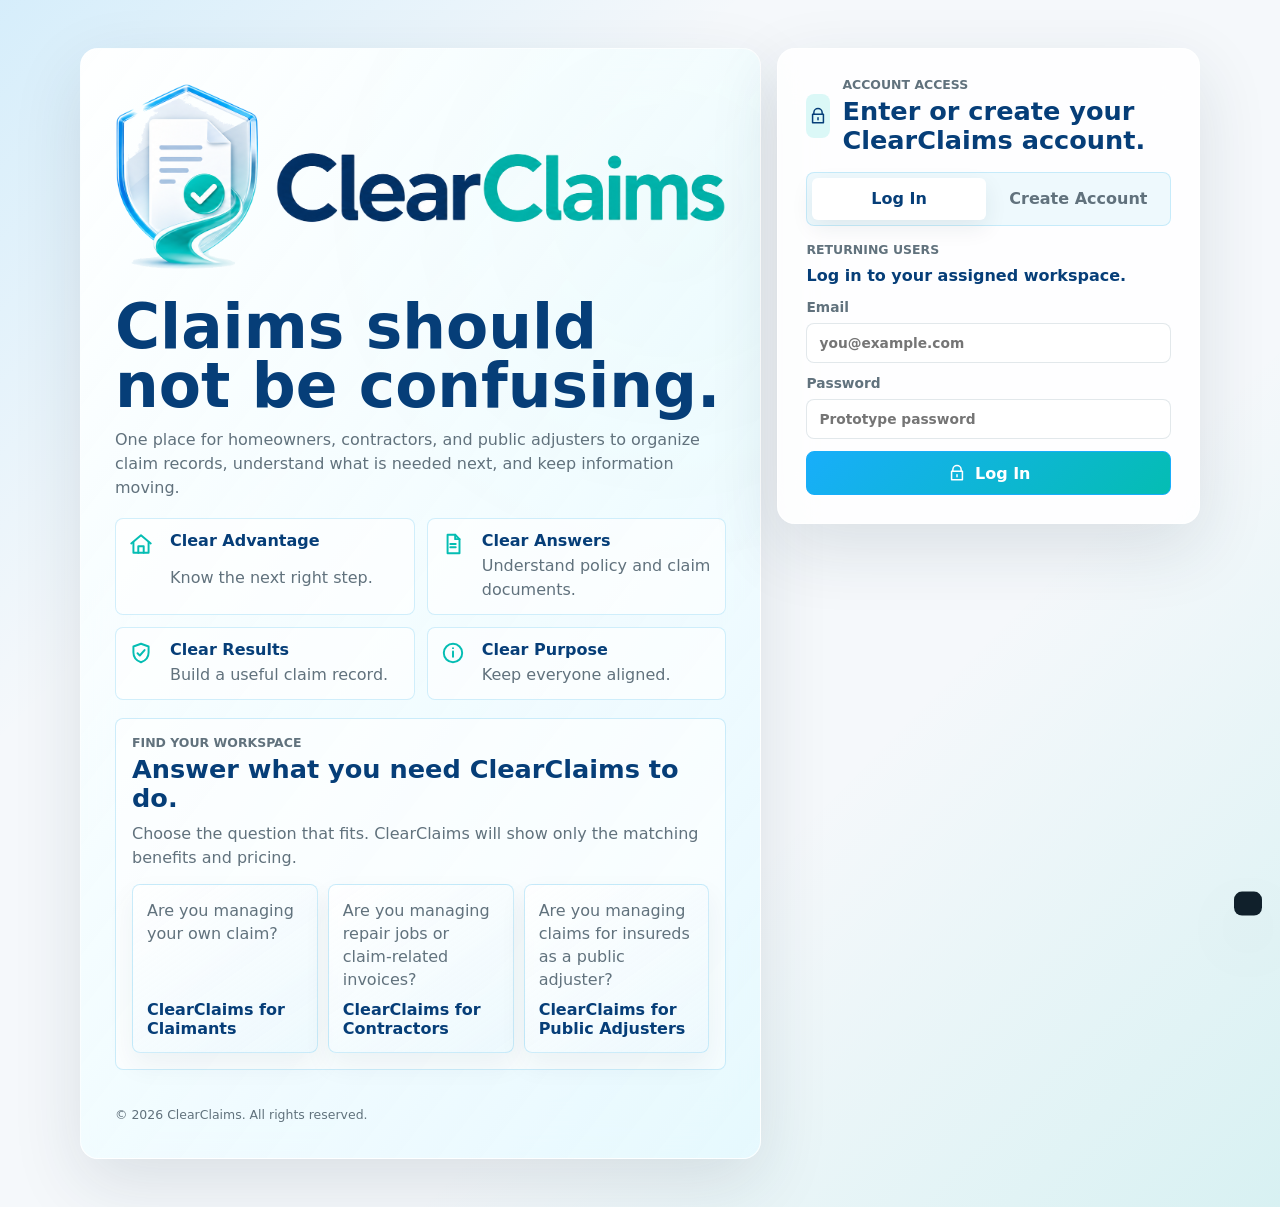
<file: index.html>
<!doctype html>
<html lang="en">
  <head>
    <meta charset="utf-8" />
    <meta name="viewport" content="width=device-width, initial-scale=1" />
    <title>ClearClaims Prototype</title>
    <link rel="stylesheet" href="styles.css?v=23" />
    <meta name="theme-color" content="#ffffff" />
    <link rel="manifest" href="manifest.webmanifest" />
  </head>
  <body class="auth-required">
    <svg aria-hidden="true" class="icon-sprite">
      <symbol id="i-home" viewBox="0 0 24 24"><path d="M3 11.5 12 4l9 7.5"/><path d="M5 10.5V20h14v-9.5"/><path d="M9.5 20v-6h5v6"/></symbol>
      <symbol id="i-folder" viewBox="0 0 24 24"><path d="M3.5 6.5h6l2 2h9v9a2 2 0 0 1-2 2h-15z"/><path d="M3.5 6.5v13"/></symbol>
      <symbol id="i-camera" viewBox="0 0 24 24"><path d="M4 8.5h4l1.5-2h5L16 8.5h4v11H4z"/><circle cx="12" cy="14" r="3.5"/></symbol>
      <symbol id="i-clock" viewBox="0 0 24 24"><circle cx="12" cy="12" r="8.5"/><path d="M12 7.5V12l3 2"/></symbol>
      <symbol id="i-box" viewBox="0 0 24 24"><path d="m4 7.5 8-4 8 4-8 4z"/><path d="M4 7.5v9l8 4 8-4v-9"/><path d="M12 11.5v9"/></symbol>
      <symbol id="i-file" viewBox="0 0 24 24"><path d="M7 3.5h7l4 4v13H7z"/><path d="M14 3.5v4h4"/><path d="M9.5 12h5"/><path d="M9.5 15h5"/></symbol>
      <symbol id="i-pen" viewBox="0 0 24 24"><path d="M4 20h4l11-11-4-4L4 16z"/><path d="m13.5 6.5 4 4"/></symbol>
      <symbol id="i-shield" viewBox="0 0 24 24"><path d="M12 3.5 19 6v5.5c0 4.5-2.9 7.6-7 9-4.1-1.4-7-4.5-7-9V6z"/><path d="m8.8 12.2 2.1 2.1 4.4-5"/></symbol>
      <symbol id="i-plus" viewBox="0 0 24 24"><path d="M12 5v14"/><path d="M5 12h14"/></symbol>
      <symbol id="i-download" viewBox="0 0 24 24"><path d="M12 4v10"/><path d="m8 10 4 4 4-4"/><path d="M5 19h14"/></symbol>
      <symbol id="i-save" viewBox="0 0 24 24"><path d="M5 4h12l2 2v14H5z"/><path d="M8 4v6h8V4"/><path d="M8 20v-6h8v6"/></symbol>
      <symbol id="i-upload" viewBox="0 0 24 24"><path d="M12 20V9"/><path d="m8 13 4-4 4 4"/><path d="M5 5h14"/></symbol>
      <symbol id="i-trash" viewBox="0 0 24 24"><path d="M5 7h14"/><path d="M9 7V5h6v2"/><path d="m8 10 .6 9h6.8l.6-9"/></symbol>
      <symbol id="i-info" viewBox="0 0 24 24"><circle cx="12" cy="12" r="8.5"/><path d="M12 10.5v5"/><path d="M12 7.5h.01"/></symbol>
      <symbol id="i-calendar" viewBox="0 0 24 24"><path d="M5 5.5h14v14H5z"/><path d="M8 3.5v4"/><path d="M16 3.5v4"/><path d="M5 9h14"/></symbol>
      <symbol id="i-check" viewBox="0 0 24 24"><path d="m5 12.5 4.2 4.2L19 7"/></symbol>
      <symbol id="i-x" viewBox="0 0 24 24"><path d="m7 7 10 10"/><path d="m17 7-10 10"/></symbol>
      <symbol id="i-lock" viewBox="0 0 24 24"><path d="M7 10V8a5 5 0 0 1 10 0v2"/><path d="M5.5 10h13v10h-13z"/><path d="M12 14v2.5"/></symbol>
      <symbol id="i-user" viewBox="0 0 24 24"><circle cx="12" cy="8" r="3.5"/><path d="M5 20a7 7 0 0 1 14 0"/></symbol>
    </svg>

    <section class="auth-screen" id="authScreen" aria-labelledby="authTitle">
      <div class="auth-shell">
        <div class="auth-brand-card">
          <img class="auth-logo" src="assets/clearclaims_wordmark_transparent.png" alt="ClearClaims" />
          <div>
            <h1 id="authTitle">Claims should not be confusing.</h1>
            <p>One place for homeowners, contractors, and public adjusters to organize claim records, understand what is needed next, and keep information moving.</p>
          </div>
          <div class="auth-feature-grid">
            <div><svg><use href="#i-home"></use></svg><strong>Clear Advantage</strong><span>Know the next right step.</span></div>
            <div><svg><use href="#i-file"></use></svg><strong>Clear Answers</strong><span>Understand policy and claim documents.</span></div>
            <div><svg><use href="#i-shield"></use></svg><strong>Clear Results</strong><span>Build a useful claim record.</span></div>
            <div><svg><use href="#i-info"></use></svg><strong>Clear Purpose</strong><span>Keep everyone aligned.</span></div>
          </div>
          <section class="role-finder" aria-labelledby="roleFinderHeading">
            <div>
              <p class="eyebrow">Find your workspace</p>
              <h2 id="roleFinderHeading">Answer what you need ClearClaims to do.</h2>
              <p>Choose the question that fits. ClearClaims will show only the matching benefits and pricing.</p>
            </div>
            <div class="role-question-grid">
              <button class="role-question-card" type="button" data-path-select="claimant" aria-pressed="false">
                <span>Are you managing your own claim?</span>
                <strong>ClearClaims for Claimants</strong>
              </button>
              <button class="role-question-card" type="button" data-path-select="contractor" aria-pressed="false">
                <span>Are you managing repair jobs or claim-related invoices?</span>
                <strong>ClearClaims for Contractors</strong>
              </button>
              <button class="role-question-card" type="button" data-path-select="pa" aria-pressed="false">
                <span>Are you managing claims for insureds as a public adjuster?</span>
                <strong>ClearClaims for Public Adjusters</strong>
              </button>
            </div>
          </section>

          <div class="role-detail-stack" aria-live="polite">
            <article class="role-detail-panel" data-path-panel="claimant">
              <div>
                <p class="eyebrow">ClearClaims for Claimants</p>
                <h2>Organize the claim without becoming overwhelmed.</h2>
                <p>For people managing their own claim, ClearClaims keeps the timeline, policy questions, documents, and next steps in one guided workspace.</p>
              </div>
              <div class="benefit-grid">
                <div><strong>Benefits</strong><span>Claim timeline, document uploads, policy explanations, weekly next-step prompts.</span></div>
                <div><strong>Different</strong><span>Built around the claim record, not generic file storage or a simple task app.</span></div>
              </div>
              <div class="tier-list">
                <button class="tier-button" type="button" data-plan-select="claimant-weekly" data-plan-role="Homeowner"><strong>Claimant Weekly</strong><span>$14/week · self-service claim management</span></button>
                <button class="tier-button" type="button" data-plan-select="claimant-pa-included" data-plan-role="Homeowner"><strong>PA-Managed Claimant Access</strong><span>Included · free when your PA uses ClearClaims</span></button>
              </div>
            </article>

            <article class="role-detail-panel" data-path-panel="contractor">
              <div>
                <p class="eyebrow">ClearClaims for Contractors</p>
                <h2>Manage active claim jobs without seeing private claim strategy.</h2>
                <p>For contractors, ClearClaims keeps estimates, invoices, submissions, reports, and waiting-on status tied to active jobs/claims.</p>
              </div>
              <div class="benefit-grid">
                <div><strong>Benefits</strong><span>Assigned jobs, estimate and invoice uploads, contractor communications, submission history.</span></div>
                <div><strong>Different</strong><span>Contractors see the work they are part of, not PA-customer or PA-adjuster private communications.</span></div>
              </div>
              <div class="tier-list">
                <button class="tier-button" type="button" data-plan-select="contractor-starter" data-plan-role="Contractor"><strong>Contractor Starter</strong><span>$299/month · 1-10 active jobs</span></button>
                <button class="tier-button" type="button" data-plan-select="contractor-growth" data-plan-role="Contractor"><strong>Contractor Growth</strong><span>$749/month · 11-50 active jobs/claims</span></button>
                <button class="tier-button" type="button" data-plan-select="contractor-scale" data-plan-role="Contractor"><strong>Contractor Scale</strong><span>$1,249/month · 51-200 active jobs/claims</span></button>
                <button class="tier-button" type="button" data-plan-select="contractor-enterprise" data-plan-role="Contractor"><strong>Contractor Enterprise</strong><span>Custom pricing · 201+ active jobs/claims</span></button>
              </div>
            </article>

            <article class="role-detail-panel" data-path-panel="pa">
              <div>
                <p class="eyebrow">ClearClaims for Public Adjusters</p>
                <h2>Run every claim from the complete record.</h2>
                <p>For PAs, ClearClaims gives the highest access level for claim workflow, evidence, linked claimant access, contractor coordination, and claim history.</p>
              </div>
              <div class="benefit-grid">
                <div><strong>Benefits</strong><span>Claim portfolio, linked claimant and contractor activity, communications, evidence, and reporting.</span></div>
                <div><strong>Different</strong><span>PA-managed claimants get included access, so the claim team works from one shared source of truth.</span></div>
              </div>
              <div class="tier-list">
                <button class="tier-button" type="button" data-plan-select="pa-starter" data-plan-role="Public Adjuster"><strong>PA Starter</strong><span>$99/month · 1-20 active claims</span></button>
                <button class="tier-button" type="button" data-plan-select="pa-growth" data-plan-role="Public Adjuster"><strong>PA Growth</strong><span>$249/month · 21-75 active claims</span></button>
                <button class="tier-button" type="button" data-plan-select="pa-scale" data-plan-role="Public Adjuster"><strong>PA Scale</strong><span>$499/month · 76-200 active claims</span></button>
                <button class="tier-button" type="button" data-plan-select="pa-enterprise" data-plan-role="Public Adjuster"><strong>PA Enterprise</strong><span>Custom pricing · 201+ active claims</span></button>
              </div>
            </article>
          </div>
          <p class="copyright-line">© 2026 ClearClaims. All rights reserved.</p>
        </div>

        <div class="auth-card auth-access-card">
          <div class="auth-card-heading">
            <div class="auth-icon"><svg><use href="#i-lock"></use></svg></div>
            <div>
              <p class="eyebrow">Account access</p>
              <h2>Enter or create your ClearClaims account.</h2>
            </div>
          </div>

          <div class="auth-mode-toggle" role="tablist" aria-label="Choose login or create account">
            <button class="active" type="button" id="loginModeToggle" role="tab" aria-selected="true" aria-controls="loginPanel" data-auth-mode="login">Log In</button>
            <button type="button" id="createModeToggle" role="tab" aria-selected="false" aria-controls="createPanel" data-auth-mode="create">Create Account</button>
          </div>

          <section class="auth-mode-panel active" id="loginPanel" role="tabpanel" aria-labelledby="loginModeToggle" data-auth-panel="login">
            <div class="auth-panel-heading">
              <p class="eyebrow">Returning users</p>
              <h3>Log in to your assigned workspace.</h3>
            </div>
            <form class="auth-form" id="loginForm">
              <label>Email
                <input name="email" type="email" list="accountEmails" placeholder="you@example.com" required />
              </label>
              <datalist id="accountEmails">
                <option value="maya.johnson@example.com"></option>
                <option value="office@roofrightcontractors.com"></option>
                <option value="adjuster@examplepa.com"></option>
                <option value="chuck@claimguardians.com"></option>
                <option value="cynthia@claimguardians.com"></option>
              </datalist>
              <label>Password
                <input name="password" type="password" placeholder="Prototype password" required />
              </label>
              <button class="text-button primary" type="submit">
                <svg><use href="#i-lock"></use></svg><span>Log In</span>
              </button>
            </form>
          </section>

          <section class="auth-mode-panel" id="createPanel" role="tabpanel" aria-labelledby="createModeToggle" data-auth-panel="create" hidden>
            <div class="auth-panel-heading">
              <p class="eyebrow">New users</p>
              <h3>Choose your role to get started.</h3>
            </div>
            <form class="auth-form" id="createAccountForm">
              <label>Full name
                <input name="name" placeholder="Your name" required />
              </label>
              <label>Email
                <input name="email" type="email" placeholder="name@example.com" required />
              </label>
              <label>Role
                <select name="role" required>
                  <option value="Homeowner">Homeowner / Customer</option>
                  <option value="Contractor">Contractor Company</option>
                  <option value="Public Adjuster">Public Adjuster</option>
                </select>
              </label>
              <p class="micro-copy">Contractor company accounts can add team members who share the primary company email domain.</p>
              <button class="text-button" type="submit">Create Account Preview</button>
            </form>
            <div class="checkout-panel is-hidden" aria-live="polite">
              <p class="eyebrow">Simulated checkout</p>
              <h3 id="checkoutPlanName">Choose a ClearClaims path</h3>
              <strong id="checkoutPlanPrice">Plan pending</strong>
              <p id="checkoutPlanDetail">Select the role that fits you, then choose a pricing option.</p>
              <button class="text-button primary" type="button" id="confirmCheckout">Confirm Plan Preview</button>
            </div>
          </section>

          <p class="auth-status" id="authStatus" aria-live="polite"></p>
        </div>
      </div>
    </section>

    <div class="app-shell">
      <aside class="sidebar" aria-label="Primary navigation">
        <div class="brand-block">
          <div class="brand-mark" aria-hidden="true">
            <img src="assets/clearclaims_appicon_final.png" alt="" />
          </div>
          <div>
            <div class="brand-name">ClearClaims</div>
            <div class="brand-subtitle">© 2026 ClearClaims</div>
          </div>
        </div>

        <div class="session-card" aria-live="polite">
          <span>Signed in</span>
          <strong id="sessionStaffName">Account</strong>
          <small id="sessionAssignedArea">Assigned workspace</small>
          <button class="text-button compact" type="button" id="signOut">Sign Out</button>
        </div>

        <nav class="nav-list">
          <button class="nav-button active" data-view="claim">
            <svg><use href="#i-home"></use></svg><span>Clear Advantage</span>
          </button>
          <button class="nav-button" data-view="documents">
            <svg><use href="#i-folder"></use></svg><span>Clear Records</span>
          </button>
          <button class="nav-button" data-view="photos">
            <svg><use href="#i-camera"></use></svg><span>Clear Evidence</span>
          </button>
          <button class="nav-button" data-view="timeline">
            <svg><use href="#i-clock"></use></svg><span>Clear Process</span>
          </button>
          <button class="nav-button" data-view="inventory">
            <svg><use href="#i-box"></use></svg><span>Clear Inventory</span>
          </button>
          <button class="nav-button" data-view="policy">
            <svg><use href="#i-file"></use></svg><span>Clear Answers</span>
          </button>
          <button class="nav-button" data-view="letters">
            <svg><use href="#i-pen"></use></svg><span>Clear Communications</span>
          </button>
          <button class="nav-button" data-view="doi">
            <svg><use href="#i-shield"></use></svg><span>Clear Results</span>
          </button>
          <a class="nav-link" href="clear-purpose.html">
            <svg><use href="#i-info"></use></svg><span>Clear Purpose</span>
          </a>
        </nav>

        <div class="side-summary" aria-live="polite">
          <div class="side-label">Active claim</div>
          <strong id="sideClaimNumber">Claim number pending</strong>
          <span id="sideCarrier">Carrier pending</span>
        </div>
      </aside>

      <main class="workspace">
        <section class="app-hero" aria-labelledby="heroTitle">
          <div class="hero-copy">
            <p class="eyebrow" id="accountRoleLabel">ClearClaims</p>
            <img class="hero-logo" src="assets/clearclaims_wordmark_transparent.png" alt="ClearClaims" />
            <h1 id="heroTitle">Claims should not be confusing.</h1>
            <p id="heroSubtitle">ClearClaims guides each user to the information needed now, next, and through the final claim flow.</p>
          </div>
          <div class="claim-progress-card" aria-label="Six month claim timeline">
            <div class="progress-card-heading">
              <span>Claim timeline</span>
              <strong>Month 2 of 6</strong>
            </div>
            <div class="claim-progress-track" aria-hidden="true">
              <span class="complete"></span>
              <span class="active"></span>
              <span></span>
              <span></span>
              <span></span>
              <span></span>
            </div>
            <div class="timeline-labels">
              <span>File</span>
              <span>Review</span>
              <span>Inspect</span>
              <span>Estimate</span>
              <span>Payment</span>
              <span>Close</span>
            </div>
            <p>Most claims take about 6 months from claim filing to last payment.</p>
          </div>
        </section>

        <header class="workspace-header">
          <div>
            <p class="eyebrow">North Carolina prototype</p>
            <h1 id="viewTitle">Clear Advantage</h1>
          </div>
          <div class="header-actions">
            <button class="icon-button" id="resetDemo" title="Reset demo data" aria-label="Reset demo data">
              <svg><use href="#i-x"></use></svg>
            </button>
            <button class="text-button" id="exportData">
              <svg><use href="#i-download"></use></svg><span>Export My Data</span>
            </button>
          </div>
        </header>

        <div class="notice-band" role="note">
          <svg><use href="#i-info"></use></svg>
          <p>ClearClaims routes each account to the work that role needs first, then guides the next step as claim information comes in.</p>
        </div>

        <section class="view active" id="view-claim" aria-labelledby="claimHeading">
          <section class="staff-command" aria-labelledby="commandHeading">
            <div class="command-header">
              <div>
                <p class="eyebrow">Clear Advantage / Public adjuster workspace</p>
                <h2 id="commandHeading">Command Center</h2>
                <p>Claims are organized by urgency first, with new information, payments, customer updates, contractor uploads, and AI-suggested work surfaced for review.</p>
              </div>
              <div class="staff-access-badge">
                <span>Signed in account</span>
                <strong id="staffBadgeName">Account workspace</strong>
                <small id="staffBadgeArea">Assigned area loads after login</small>
              </div>
            </div>

            <div class="command-metrics" aria-label="Command center summary">
              <div><span>New review items</span><strong>18</strong><small>Email, uploads, messages</small></div>
              <div><span>Critical requests</span><strong>3</strong><small>15+ days open</small></div>
              <div><span>Payments to process</span><strong>2</strong><small>Checks need allocation</small></div>
              <div><span>Sales leads</span><strong>5</strong><small>Tech-submitted follow-ups</small></div>
            </div>

            <div class="command-layout">
              <section class="command-panel command-panel-wide" aria-labelledby="urgencyHeading">
                <div class="panel-heading">
                  <h3 id="urgencyHeading">Claims by Urgency</h3>
                  <span class="tag">Exact day timers</span>
                </div>
                <div class="urgency-list">
                  <article class="claim-row critical">
                    <div class="urgency-marker"><strong>Critical</strong><span>16 days</span></div>
                    <div>
                      <h4>Maya Johnson</h4>
                      <p>Carrier Review / Waiting on carrier policy and denial basis</p>
                      <span>Oldest request: complete policy copy requested May 5</span>
                    </div>
                    <div class="claim-row-meta">
                      <span>Clear Evidence</span>
                      <strong>AI suggests Cynthia</strong>
                    </div>
                    <div class="row-links">
                      <a href="#claimForm">Open Claim</a>
                      <a href="customer-portal.html">Customer Portal</a>
                      <a href="contractor-portal.html">Contractor Portal</a>
                    </div>
                  </article>
                  <article class="claim-row urgent">
                    <div class="urgency-marker"><strong>Urgent</strong><span>11 days</span></div>
                    <div>
                      <h4>Daniel Reed</h4>
                      <p>Payment Review / Waiting on check copy and mortgage endorsement status</p>
                      <span>Newest item: carrier payment email filed this morning</span>
                    </div>
                    <div class="claim-row-meta">
                      <span>Clear Payments</span>
                      <strong>AI suggests Chuck</strong>
                    </div>
                    <div class="row-links">
                      <a href="#claimForm">Open Claim</a>
                      <a href="customer-portal.html">Customer Portal</a>
                      <a href="contractor-portal.html">Contractor Portal</a>
                    </div>
                  </article>
                  <article class="claim-row watch">
                    <div class="urgency-marker"><strong>Watch</strong><span>6 days</span></div>
                    <div>
                      <h4>Angela Morris</h4>
                      <p>Supplement / Waiting on contractor revised roof estimate</p>
                      <span>Contractor can upload estimate through portal link</span>
                    </div>
                    <div class="claim-row-meta">
                      <span>Clear Records</span>
                      <strong>AI suggests Cynthia</strong>
                    </div>
                    <div class="row-links">
                      <a href="#claimForm">Open Claim</a>
                      <a href="customer-portal.html">Customer Portal</a>
                      <a href="contractor-portal.html">Contractor Portal</a>
                    </div>
                  </article>
                </div>
              </section>

              <section class="command-panel" aria-labelledby="reviewHeading">
                <div class="panel-heading">
                  <h3 id="reviewHeading">New Information to Review</h3>
                  <span class="tag">Probation mode</span>
                </div>
                <div class="review-queue">
                  <div><strong>7</strong><span>Outlook emails auto-filed to timeline</span></div>
                  <div><strong>4</strong><span>Customer messages need visible summaries approved</span></div>
                  <div><strong>3</strong><span>Contractor uploads need estimate comparison</span></div>
                  <div><strong>2</strong><span>Payment documents need allocation review</span></div>
                  <div><strong>2</strong><span>Tech-submitted leads need sales calls</span></div>
                </div>
              </section>

              <section class="command-panel" aria-labelledby="todayHeading">
                <div class="panel-heading">
                  <h3 id="todayHeading">Today’s Work Plan</h3>
                  <span class="tag">Confirm assignment</span>
                </div>
                <div class="task-stack">
                  <label><input type="checkbox" /> Confirm AI assignments for critical requests</label>
                  <label><input type="checkbox" /> Review Johnson carrier delay timeline</label>
                  <label><input type="checkbox" /> Process Reed payment documents</label>
                  <label><input type="checkbox" /> Approve customer-visible summaries</label>
                  <label><input type="checkbox" /> Call new tech lead from yesterday</label>
                </div>
              </section>
            </div>
          </section>

          <div class="summary-band">
            <div>
              <h2 id="claimHeading">Clear Advantage</h2>
              <p id="claimSnapshotText"></p>
            </div>
            <div class="status-pill" id="claimStatusPill"></div>
          </div>

          <div class="metric-grid">
            <div class="metric-tile">
              <span>Days since loss</span>
              <strong id="metricDaysSinceLoss">0</strong>
            </div>
            <div class="metric-tile">
              <span>Documents</span>
              <strong id="metricDocuments">0</strong>
            </div>
            <div class="metric-tile">
              <span>Timeline entries</span>
              <strong id="metricTimeline">0</strong>
            </div>
            <div class="metric-tile">
              <span>Item estimate</span>
              <strong id="metricInventory">$0</strong>
            </div>
          </div>

          <div class="content-grid two">
            <form class="panel" id="claimForm">
              <div class="panel-heading">
                <h3>Clear Claim Details</h3>
                <button class="icon-button" type="submit" title="Save claim details" aria-label="Save claim details">
                  <svg><use href="#i-save"></use></svg>
                </button>
              </div>
              <div class="form-grid">
                <label>Homeowner name<input name="homeowner" autocomplete="name" /></label>
                <label>Property address<input name="propertyAddress" autocomplete="street-address" /></label>
                <label>Phone<input name="phone" autocomplete="tel" /></label>
                <label>Email<input name="email" autocomplete="email" /></label>
                <label>Carrier name<input name="carrier" /></label>
                <label>Claim number<input name="claimNumber" /></label>
                <label>Policy number<input name="policyNumber" /></label>
                <label>Date of loss<input name="lossDate" type="date" /></label>
                <label>Type of loss<input name="lossType" /></label>
                <label>Status
                  <select name="status">
                    <option>Intake</option>
                    <option>Policy Review</option>
                    <option>Damage Review</option>
                    <option>Carrier Review</option>
                    <option>Payment Review</option>
                    <option>Negotiation</option>
                    <option>Supplement</option>
                    <option>Escalation</option>
                    <option>Resolved</option>
                    <option>Closed</option>
                  </select>
                </label>
                <label>Estimated loss amount<input name="estimatedLoss" type="number" min="0" step="100" /></label>
                <label>Last carrier contact<input name="lastCarrierContact" type="date" /></label>
              </div>
            </form>

            <div class="panel">
              <div class="panel-heading">
                <h3>Clear Deadlines</h3>
                <button class="text-button compact" data-jump="timeline">
                  <svg><use href="#i-plus"></use></svg><span>Add Date</span>
                </button>
              </div>
              <div class="deadline-list" id="deadlineList"></div>
              <p class="micro-copy">Dates are informational and depend on the facts of your claim. Verify deadlines with a licensed professional.</p>
            </div>
          </div>
        </section>

        <section class="view" id="view-documents" aria-labelledby="documentsHeading">
          <div class="section-row">
            <h2 id="documentsHeading">Clear Records</h2>
            <button class="text-button" id="downloadDocumentIndex">
              <svg><use href="#i-download"></use></svg><span>Download Index</span>
            </button>
          </div>

          <div class="content-grid two">
            <form class="panel" id="documentForm">
              <div class="panel-heading">
                <h3>Add Clear Records</h3>
                <span class="tag">Stored in this browser</span>
              </div>
              <label class="upload-zone">
                <svg><use href="#i-upload"></use></svg>
                <span>Select files</span>
                <input name="files" type="file" multiple />
              </label>
              <div class="form-grid">
                <label>Document type
                  <select name="category">
                    <option>Policy Documents</option>
                    <option>Adjuster Reports</option>
                    <option>Carrier Correspondence</option>
                    <option>Proof of Loss</option>
                    <option>Contractor Estimates</option>
                    <option>Invoices & Receipts</option>
                    <option>Legal Documents</option>
                    <option>Other</option>
                  </select>
                </label>
                <label>Document date<input name="date" type="date" /></label>
              </div>
              <button class="text-button primary" type="submit">
                <svg><use href="#i-plus"></use></svg><span>Add to Claim</span>
              </button>
            </form>

            <div class="panel">
              <div class="panel-heading">
                <h3>Clear Records Checklist</h3>
              </div>
              <div class="checklist" id="documentChecklist"></div>
            </div>
          </div>

          <div class="table-panel">
            <div class="data-table" id="documentTable"></div>
          </div>
        </section>

        <section class="view" id="view-photos" aria-labelledby="photosHeading">
          <div class="section-row">
            <h2 id="photosHeading">Clear Evidence</h2>
            <button class="text-button" id="downloadEvidencePackage">
              <svg><use href="#i-download"></use></svg><span>Download Photo Log</span>
            </button>
          </div>

          <div class="content-grid two">
            <form class="panel" id="photoForm">
              <div class="panel-heading">
                <h3>Add Clear Evidence</h3>
              </div>
              <label class="upload-zone">
                <svg><use href="#i-camera"></use></svg>
                <span>Select photos</span>
                <input name="photos" type="file" accept="image/*" multiple />
              </label>
              <div class="form-grid">
                <label>Area or room<input name="area" placeholder="Kitchen, roof, hallway" /></label>
                <label>Category
                  <select name="category">
                    <option>Roof Damage</option>
                    <option>Water Intrusion</option>
                    <option>Structural Damage</option>
                    <option>Personal Property</option>
                    <option>Mold</option>
                    <option>Other</option>
                  </select>
                </label>
                <label>Photo date<input name="date" type="date" /></label>
                <label>Caption<input name="caption" /></label>
              </div>
              <button class="text-button primary" type="submit">
                <svg><use href="#i-plus"></use></svg><span>Add Photos</span>
              </button>
            </form>

            <div class="panel">
              <div class="panel-heading">
                <h3>Clear Evidence Notes</h3>
              </div>
              <div class="photo-note-grid">
                <div><strong>Keep originals</strong><span>Do not edit or delete the original files on your device.</span></div>
                <div><strong>Add captions</strong><span>Use your own words to describe what each photo shows.</span></div>
                <div><strong>Pair before/after</strong><span>Group photos by room or exterior area when possible.</span></div>
              </div>
            </div>
          </div>

          <div class="photo-grid" id="photoGrid"></div>
        </section>

        <section class="view" id="view-timeline" aria-labelledby="timelineHeading">
          <div class="section-row">
            <h2 id="timelineHeading">Clear Process</h2>
            <button class="text-button" id="downloadTimeline">
              <svg><use href="#i-download"></use></svg><span>Download Timeline</span>
            </button>
          </div>

          <div class="content-grid two">
            <form class="panel" id="timelineForm">
              <div class="panel-heading">
                <h3>Add Process Step</h3>
              </div>
              <div class="form-grid">
                <label>Date<input name="date" type="date" required /></label>
                <label>Type
                  <select name="type">
                    <option>Carrier Call</option>
                    <option>Carrier Email</option>
                    <option>Inspection</option>
                    <option>Payment</option>
                    <option>Deadline</option>
                    <option>Repair Visit</option>
                    <option>Other</option>
                  </select>
                </label>
                <label>Person or company<input name="contact" /></label>
                <label>Response needed by<input name="responseDue" type="date" /></label>
              </div>
              <label>Notes<textarea name="notes" rows="4" required></textarea></label>
              <button class="text-button primary" type="submit">
                <svg><use href="#i-plus"></use></svg><span>Add Event</span>
              </button>
            </form>

            <div class="panel">
              <div class="panel-heading">
                <h3>Clear Response Tracker</h3>
              </div>
              <div class="response-list" id="responseTracker"></div>
            </div>
          </div>

          <div class="timeline-list" id="timelineList"></div>
        </section>

        <section class="view" id="view-inventory" aria-labelledby="inventoryHeading">
          <div class="section-row">
            <h2 id="inventoryHeading">Clear Inventory</h2>
            <button class="text-button" id="downloadInventory">
              <svg><use href="#i-download"></use></svg><span>Download CSV</span>
            </button>
          </div>

          <div class="content-grid two">
            <form class="panel" id="inventoryForm">
              <div class="panel-heading">
                <h3>Add Inventory Item</h3>
              </div>
              <div class="form-grid">
                <label>Item name<input name="name" required /></label>
                <label>Room<input name="room" required /></label>
                <label>Age in years<input name="age" type="number" min="0" step="1" /></label>
                <label>Original cost<input name="purchasePrice" type="number" min="0" step="1" /></label>
                <label>Replacement estimate<input name="replacementCost" type="number" min="0" step="1" required /></label>
                <label>Model or serial<input name="serial" /></label>
              </div>
              <label>Notes<textarea name="notes" rows="3"></textarea></label>
              <button class="text-button primary" type="submit">
                <svg><use href="#i-plus"></use></svg><span>Add Item</span>
              </button>
            </form>

            <div class="panel">
              <div class="panel-heading">
                <h3>Clear Item Suggestions</h3>
                <button class="text-button compact" id="suggestRoomItems">
                  <svg><use href="#i-plus"></use></svg><span>Suggest</span>
                </button>
              </div>
              <div class="suggestion-list" id="suggestionList"></div>
              <p class="micro-copy">Suggestions are placeholders for homeowner review. Confirm, edit, or reject each one before adding it.</p>
            </div>
          </div>

          <div class="table-panel">
            <div class="data-table" id="inventoryTable"></div>
          </div>
        </section>

        <section class="view" id="view-policy" aria-labelledby="policyHeading">
          <div class="section-row">
            <h2 id="policyHeading">Clear Answers</h2>
            <button class="text-button" id="savePolicy">
              <svg><use href="#i-save"></use></svg><span>Save Policy Notes</span>
            </button>
          </div>

          <div class="notice-band compact" role="note">
            <svg><use href="#i-info"></use></svg>
            <p>Policy summaries are for your reference. Read the full policy and ask a licensed insurance professional or attorney about coverage obligations.</p>
          </div>

          <div class="content-grid two policy-intake-grid">
            <form class="panel feature-panel" id="policyUploadForm">
              <div class="panel-heading">
                <h3>Clear Policy Intake</h3>
                <span class="tag">Local preview</span>
              </div>
              <label class="upload-zone premium">
                <svg><use href="#i-upload"></use></svg>
                <span>Select policy or declarations page</span>
                <input name="policyFile" type="file" accept=".pdf,.jpg,.jpeg,.png,.heic,.txt" />
              </label>
              <label>Or paste declarations text<textarea name="policyExtractText" rows="6" placeholder="Example: Coverage A $325,000&#10;Coverage B $32,500&#10;Coverage C $162,500&#10;Coverage D $65,000&#10;Deductible $2,500"></textarea></label>
              <button class="text-button primary" type="submit">
                <svg><use href="#i-file"></use></svg><span>Read Limits</span>
              </button>
              <p class="micro-copy">Prototype only: this reads pasted text and file names locally. Production OCR/AI parsing must run server-side with the blueprint guardrails.</p>
            </form>

            <div class="panel feature-panel">
              <div class="panel-heading">
                <h3>Clear Policy Fields</h3>
              </div>
              <div class="extraction-list" id="policyExtractionList"></div>
              <p class="micro-copy">Review every detected value before relying on it. The homeowner controls the final policy notes.</p>
            </div>
          </div>

          <div class="coverage-grid">
            <label>Coverage A<input data-policy="coverageA" type="number" min="0" /></label>
            <label>Coverage B<input data-policy="coverageB" type="number" min="0" /></label>
            <label>Coverage C<input data-policy="coverageC" type="number" min="0" /></label>
            <label>Coverage D<input data-policy="coverageD" type="number" min="0" /></label>
            <label>Deductible<input data-policy="deductible" type="number" min="0" /></label>
            <label>Policy period<input data-policy="policyPeriod" /></label>
          </div>

          <div class="content-grid two">
            <div class="panel">
              <div class="panel-heading">
                <h3>Clear Policy Reader</h3>
              </div>
              <label>Paste policy language<textarea id="policyText" rows="7"></textarea></label>
              <label>Question about that text<input id="policyQuestion" placeholder="What does this section say about deductibles?" /></label>
              <button class="text-button primary" id="explainPolicyText">
                <svg><use href="#i-file"></use></svg><span>Show Plain Language</span>
              </button>
            </div>

            <div class="panel">
              <div class="panel-heading">
                <h3>Clear Explanation</h3>
              </div>
              <div class="explanation-box" id="policyExplanation"></div>
            </div>
          </div>

          <div class="rights-library" id="rightsLibrary"></div>
        </section>

        <section class="view" id="view-letters" aria-labelledby="lettersHeading">
          <div class="section-row">
            <h2 id="lettersHeading">Clear Communications</h2>
            <button class="text-button" id="downloadLetter" disabled>
              <svg><use href="#i-download"></use></svg><span>Download Draft</span>
            </button>
          </div>

          <div class="notice-band compact" role="note">
            <svg><use href="#i-info"></use></svg>
            <p>This content was drafted by AI for your review. It does not constitute insurance, legal, or financial advice. You are the author of any documents you submit. Please review all content carefully before use.</p>
          </div>

          <div class="content-grid two request-policy-grid">
            <form class="panel feature-panel" id="policyRequestForm">
              <div class="panel-heading">
                <h3>Clear Policy Request</h3>
                <span class="tag">Agent or adjuster</span>
              </div>
              <div class="form-grid">
                <label>Recipient name<input name="recipient" placeholder="Agent or adjuster name" /></label>
                <label>Send as
                  <select name="channel">
                    <option value="email">Email</option>
                    <option value="letter">Letter</option>
                    <option value="text">Text message</option>
                  </select>
                </label>
              </div>
              <label>What you need<textarea name="requestDetails" rows="4">Please send me a complete copy of my homeowner policy, including the declarations page, endorsements, exclusions, and all forms that apply to my current policy period.</textarea></label>
              <button class="text-button primary" type="submit">
                <svg><use href="#i-pen"></use></svg><span>Create Request</span>
              </button>
            </form>

            <div class="panel feature-panel">
              <div class="panel-heading">
                <h3>Clear Request Preview</h3>
                <button class="text-button compact" id="downloadPolicyRequest" disabled>
                  <svg><use href="#i-download"></use></svg><span>Download</span>
                </button>
              </div>
              <article class="message-preview" id="policyRequestPreview" aria-live="polite"></article>
            </div>
          </div>

          <div class="content-grid two">
            <form class="panel" id="letterForm">
              <div class="panel-heading">
                <h3>Clear Communication Draft</h3>
              </div>
              <label>Template
                <select name="template">
                  <option value="status">Status update request</option>
                  <option value="denial">Request for written denial explanation</option>
                  <option value="payment">Dispute of partial payment</option>
                  <option value="proof">Proof of loss cover letter</option>
                </select>
              </label>
              <div class="form-grid">
                <label>Carrier contact<input name="contact" /></label>
                <label>Tone
                  <select name="tone">
                    <option>Neutral and professional</option>
                    <option>Firm and professional</option>
                  </select>
                </label>
              </div>
              <label>Facts in your words<textarea name="facts" rows="5" required></textarea></label>
              <label>What you want explained or provided<textarea name="request" rows="4" required></textarea></label>
              <button class="text-button primary" type="submit">
                <svg><use href="#i-pen"></use></svg><span>Create Draft</span>
              </button>
            </form>

            <div class="panel">
              <div class="panel-heading">
                <h3>Clear Review</h3>
              </div>
              <div id="letterReview"></div>
              <label class="cert-row">
                <input type="checkbox" id="letterCertification" />
                <span>I certify that I have reviewed every statement in this document, that all statements reflect my own understanding of the facts, and that I am submitting this document as the author on my own behalf.</span>
              </label>
            </div>
          </div>

          <article class="draft-preview" id="letterPreview" aria-live="polite"></article>
        </section>

        <section class="view" id="view-doi" aria-labelledby="doiHeading">
          <div class="section-row">
            <h2 id="doiHeading">Clear Results</h2>
            <button class="text-button" id="downloadDoiPacket" disabled>
              <svg><use href="#i-download"></use></svg><span>Download Packet</span>
            </button>
          </div>

          <div class="notice-band compact" role="note">
            <svg><use href="#i-info"></use></svg>
            <p>The NC DOI can investigate complaints, but it cannot order a specific claim payment, represent you, or give legal advice.</p>
          </div>

          <div class="doi-grid">
            <div class="panel">
              <div class="panel-heading">
                <h3>Clear Results Screener</h3>
              </div>
              <form id="doiScreener" class="stacked-form">
                <fieldset>
                  <legend>Have you filed the claim with your carrier?</legend>
                  <label><input type="radio" name="filed" value="yes" /> Yes</label>
                  <label><input type="radio" name="filed" value="no" /> No</label>
                </fieldset>
                <fieldset>
                  <legend>Has the carrier sent a denial or partial payment in writing?</legend>
                  <label><input type="radio" name="written" value="yes" /> Yes</label>
                  <label><input type="radio" name="written" value="no" /> No</label>
                </fieldset>
                <fieldset>
                  <legend>Do you have documents or timeline notes to attach?</legend>
                  <label><input type="radio" name="records" value="yes" /> Yes</label>
                  <label><input type="radio" name="records" value="no" /> No</label>
                </fieldset>
              </form>
              <div class="screener-result" id="doiScreenerResult"></div>
            </div>

            <div class="panel">
              <div class="panel-heading">
                <h3>Clear DOI Limits</h3>
              </div>
              <div class="can-cannot">
                <div>
                  <strong>Can</strong>
                  <span>Review unfair claims practice complaints</span>
                  <span>Require carrier responses</span>
                  <span>Track carrier patterns</span>
                </div>
                <div>
                  <strong>Cannot</strong>
                  <span>Order a specific payment</span>
                  <span>Act as your representative</span>
                  <span>Give legal advice</span>
                </div>
              </div>
            </div>
          </div>

          <div class="content-grid two">
            <form class="panel" id="doiForm">
              <div class="panel-heading">
                <h3>Clear Complaint Narrative</h3>
              </div>
              <label>What happened?<textarea name="whatHappened" rows="4" required></textarea></label>
              <label>What did the carrier do or fail to do?<textarea name="carrierIssue" rows="4" required></textarea></label>
              <label>What outcome are you asking DOI to review?<textarea name="requestedOutcome" rows="3" required></textarea></label>
              <button class="text-button primary" type="submit">
                <svg><use href="#i-file"></use></svg><span>Create Packet Preview</span>
              </button>
            </form>

            <div class="panel">
              <div class="panel-heading">
                <h3>Clear Packet Checklist</h3>
              </div>
              <div class="checklist" id="doiChecklist"></div>
              <label class="cert-row">
                <input type="checkbox" id="doiCertification" />
                <span>I certify that I reviewed this complaint packet and that I am submitting it myself.</span>
              </label>
            </div>
          </div>

          <article class="draft-preview" id="doiPreview" aria-live="polite"></article>
          <div class="submission-list" id="submissionChannels"></div>
        </section>
      </main>
    </div>

    <div class="toast" id="toast" role="status" aria-live="polite"></div>
    <script src="app.js?v=13"></script>
  </body>
</html>
</file>
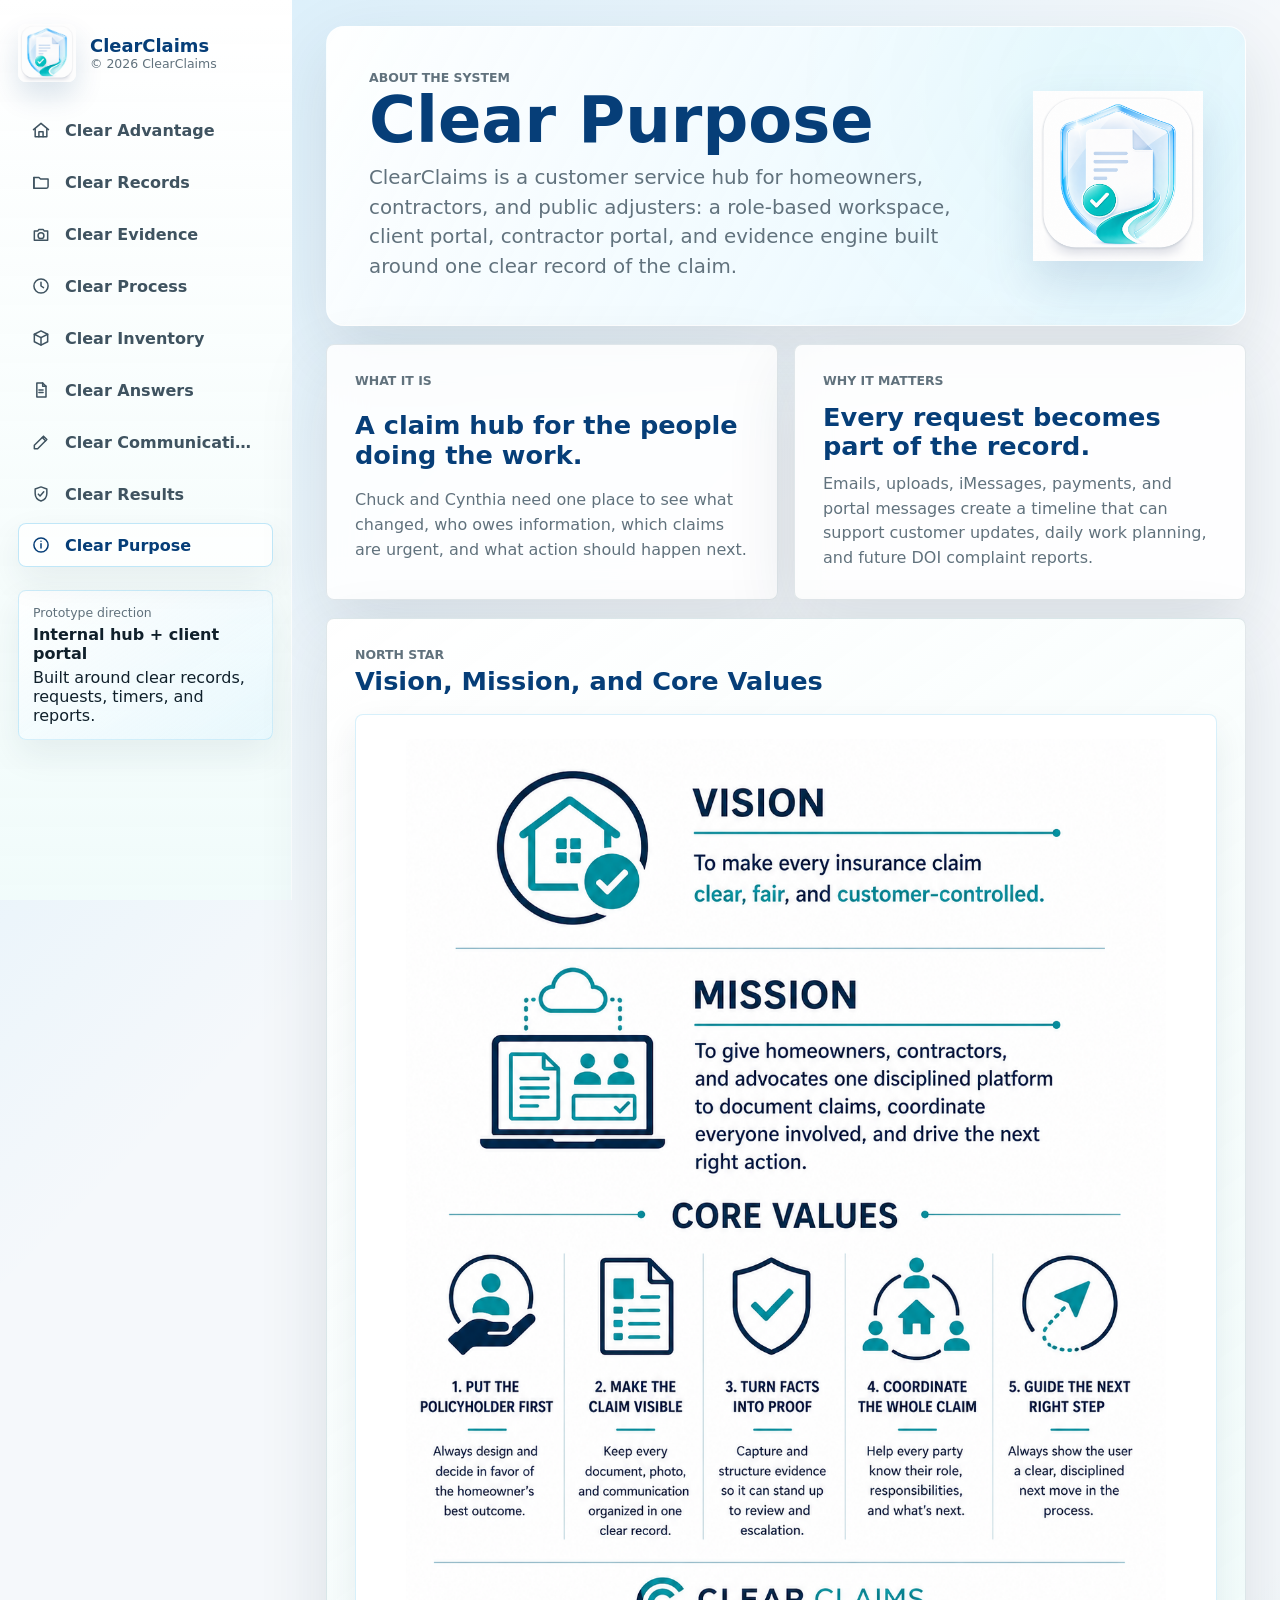
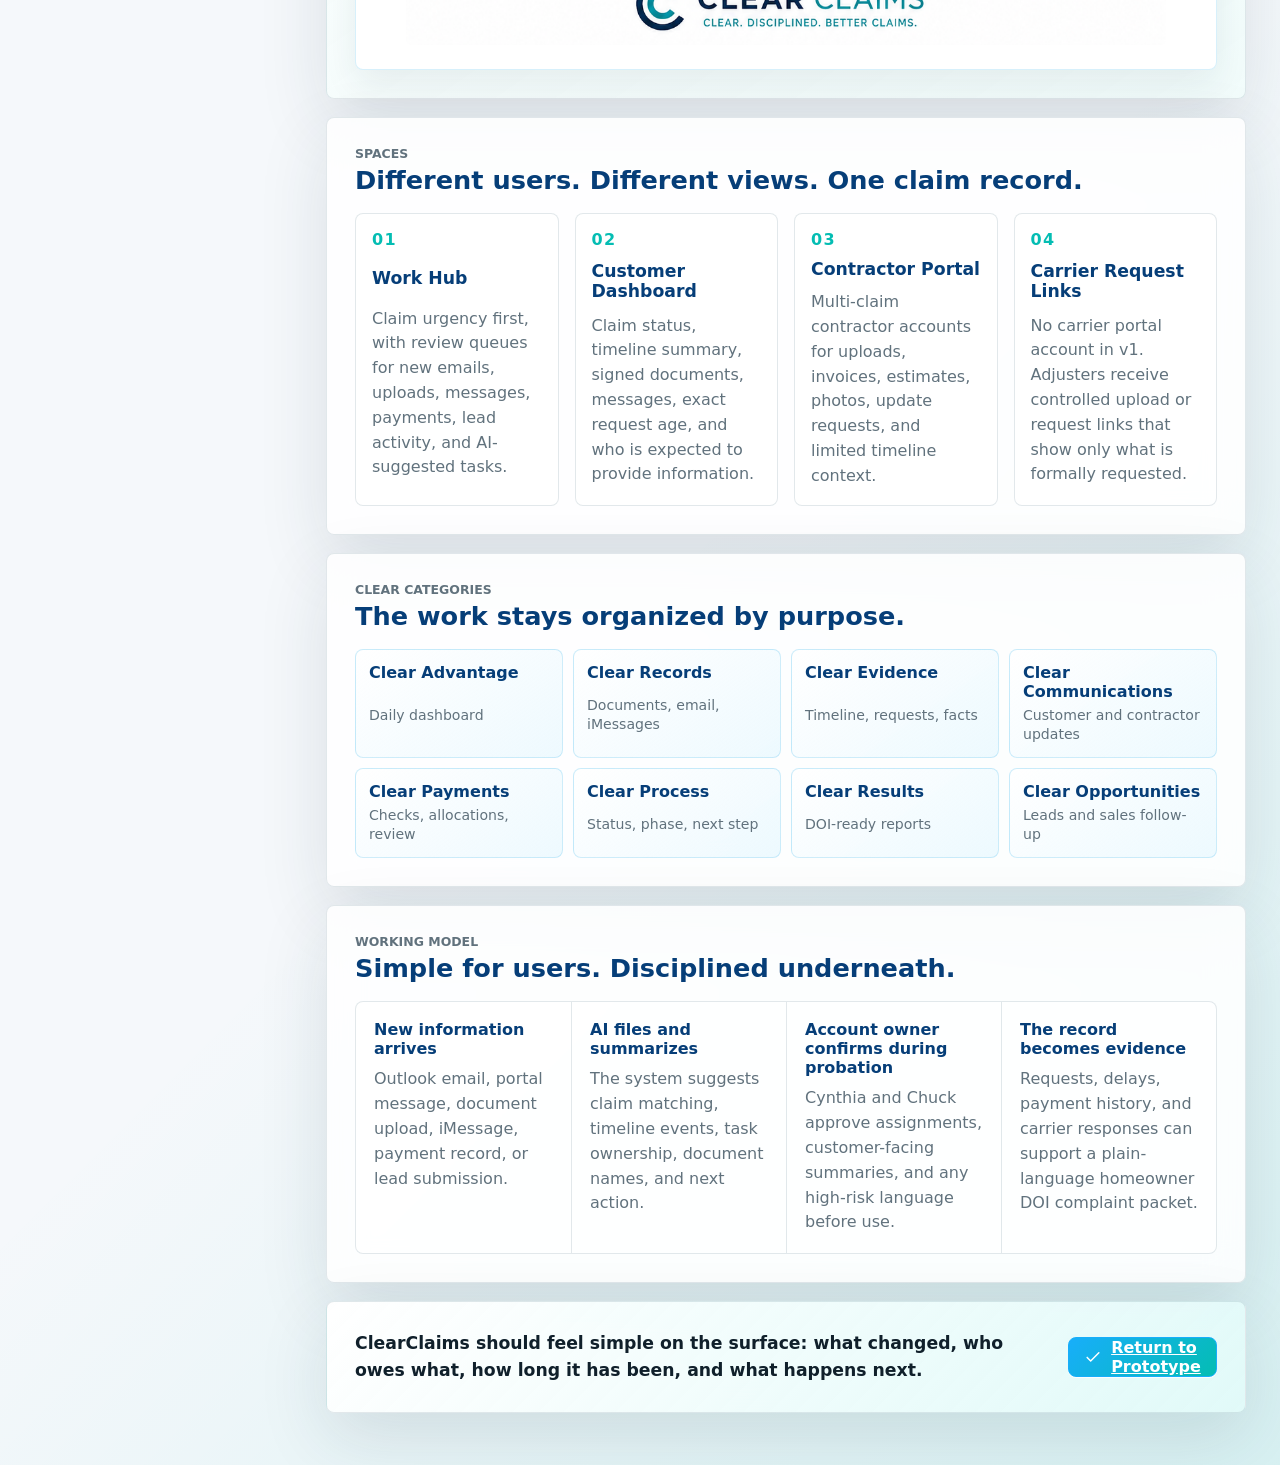
<file: clear-purpose.html>
<!doctype html>
<html lang="en">
  <head>
    <meta charset="utf-8" />
    <meta name="viewport" content="width=device-width, initial-scale=1" />
    <title>Clear Purpose | ClearClaims Prototype</title>
    <link rel="stylesheet" href="styles.css?v=18" />
    <meta name="theme-color" content="#ffffff" />
  </head>
  <body class="purpose-page">
    <svg aria-hidden="true" class="icon-sprite">
      <symbol id="i-home" viewBox="0 0 24 24"><path d="M3 11.5 12 4l9 7.5"/><path d="M5 10.5V20h14v-9.5"/><path d="M9.5 20v-6h5v6"/></symbol>
      <symbol id="i-folder" viewBox="0 0 24 24"><path d="M3.5 6.5h6l2 2h9v9a2 2 0 0 1-2 2h-15z"/><path d="M3.5 6.5v13"/></symbol>
      <symbol id="i-camera" viewBox="0 0 24 24"><path d="M4 8.5h4l1.5-2h5L16 8.5h4v11H4z"/><circle cx="12" cy="14" r="3.5"/></symbol>
      <symbol id="i-clock" viewBox="0 0 24 24"><circle cx="12" cy="12" r="8.5"/><path d="M12 7.5V12l3 2"/></symbol>
      <symbol id="i-box" viewBox="0 0 24 24"><path d="m4 7.5 8-4 8 4-8 4z"/><path d="M4 7.5v9l8 4 8-4v-9"/><path d="M12 11.5v9"/></symbol>
      <symbol id="i-file" viewBox="0 0 24 24"><path d="M7 3.5h7l4 4v13H7z"/><path d="M14 3.5v4h4"/><path d="M9.5 12h5"/><path d="M9.5 15h5"/></symbol>
      <symbol id="i-pen" viewBox="0 0 24 24"><path d="M4 20h4l11-11-4-4L4 16z"/><path d="m13.5 6.5 4 4"/></symbol>
      <symbol id="i-shield" viewBox="0 0 24 24"><path d="M12 3.5 19 6v5.5c0 4.5-2.9 7.6-7 9-4.1-1.4-7-4.5-7-9V6z"/><path d="m8.8 12.2 2.1 2.1 4.4-5"/></symbol>
      <symbol id="i-info" viewBox="0 0 24 24"><circle cx="12" cy="12" r="8.5"/><path d="M12 10.5v5"/><path d="M12 7.5h.01"/></symbol>
      <symbol id="i-check" viewBox="0 0 24 24"><path d="m5 12.5 4.2 4.2L19 7"/></symbol>
      <symbol id="i-upload" viewBox="0 0 24 24"><path d="M12 20V9"/><path d="m8 13 4-4 4 4"/><path d="M5 5h14"/></symbol>
    </svg>

    <div class="app-shell">
      <aside class="sidebar" aria-label="Primary navigation">
        <div class="brand-block">
          <div class="brand-mark" aria-hidden="true">
            <img src="assets/clearclaims_appicon_final.png" alt="" />
          </div>
          <div>
            <div class="brand-name">ClearClaims</div>
            <div class="brand-subtitle">© 2026 ClearClaims</div>
          </div>
        </div>

        <nav class="nav-list">
          <a class="nav-link" href="index.html#claim"><svg><use href="#i-home"></use></svg><span>Clear Advantage</span></a>
          <a class="nav-link" href="index.html#documents"><svg><use href="#i-folder"></use></svg><span>Clear Records</span></a>
          <a class="nav-link" href="index.html#photos"><svg><use href="#i-camera"></use></svg><span>Clear Evidence</span></a>
          <a class="nav-link" href="index.html#timeline"><svg><use href="#i-clock"></use></svg><span>Clear Process</span></a>
          <a class="nav-link" href="index.html#inventory"><svg><use href="#i-box"></use></svg><span>Clear Inventory</span></a>
          <a class="nav-link" href="index.html#policy"><svg><use href="#i-file"></use></svg><span>Clear Answers</span></a>
          <a class="nav-link" href="index.html#letters"><svg><use href="#i-pen"></use></svg><span>Clear Communications</span></a>
          <a class="nav-link" href="index.html#doi"><svg><use href="#i-shield"></use></svg><span>Clear Results</span></a>
          <a class="nav-link active" href="clear-purpose.html"><svg><use href="#i-info"></use></svg><span>Clear Purpose</span></a>
        </nav>

        <div class="side-summary">
          <div class="side-label">Prototype direction</div>
          <strong>Internal hub + client portal</strong>
          <span>Built around clear records, requests, timers, and reports.</span>
        </div>
      </aside>

      <main class="workspace purpose-workspace">
        <section class="purpose-hero" aria-labelledby="purposeTitle">
          <div>
            <p class="eyebrow">About the system</p>
            <h1 id="purposeTitle">Clear Purpose</h1>
            <p>ClearClaims is a customer service hub for homeowners, contractors, and public adjusters: a role-based workspace, client portal, contractor portal, and evidence engine built around one clear record of the claim.</p>
          </div>
          <img src="assets/clearclaims_appicon_final.png" alt="" aria-hidden="true" />
        </section>

        <section class="purpose-split" aria-label="ClearClaims purpose">
          <article class="purpose-panel">
            <p class="eyebrow">What it is</p>
            <h2>A claim hub for the people doing the work.</h2>
            <p>Chuck and Cynthia need one place to see what changed, who owes information, which claims are urgent, and what action should happen next.</p>
          </article>
          <article class="purpose-panel">
            <p class="eyebrow">Why it matters</p>
            <h2>Every request becomes part of the record.</h2>
            <p>Emails, uploads, iMessages, payments, and portal messages create a timeline that can support customer updates, daily work planning, and future DOI complaint reports.</p>
          </article>
        </section>

        <section class="purpose-section vmv-showcase" aria-labelledby="vmvHeading">
          <div class="section-row">
            <div>
              <p class="eyebrow">North Star</p>
              <h2 id="vmvHeading">Vision, Mission, and Core Values</h2>
            </div>
          </div>
          <figure class="vmv-frame">
            <img src="assets/clearclaims-vmv.png" alt="ClearClaims Vision, Mission, and Core Values" />
          </figure>
        </section>

        <section class="purpose-section" aria-labelledby="spacesHeading">
          <div class="section-row">
            <div>
              <p class="eyebrow">Spaces</p>
              <h2 id="spacesHeading">Different users. Different views. One claim record.</h2>
            </div>
          </div>
          <div class="purpose-card-grid">
            <article class="purpose-card">
              <span>01</span>
              <h3>Work Hub</h3>
              <p>Claim urgency first, with review queues for new emails, uploads, messages, payments, lead activity, and AI-suggested tasks.</p>
            </article>
            <article class="purpose-card">
              <span>02</span>
              <h3>Customer Dashboard</h3>
              <p>Claim status, timeline summary, signed documents, messages, exact request age, and who is expected to provide information.</p>
            </article>
            <article class="purpose-card">
              <span>03</span>
              <h3>Contractor Portal</h3>
              <p>Multi-claim contractor accounts for uploads, invoices, estimates, photos, update requests, and limited timeline context.</p>
            </article>
            <article class="purpose-card">
              <span>04</span>
              <h3>Carrier Request Links</h3>
              <p>No carrier portal account in v1. Adjusters receive controlled upload or request links that show only what is formally requested.</p>
            </article>
          </div>
        </section>

        <section class="purpose-section" aria-labelledby="clearCategoriesHeading">
          <div class="section-row">
            <div>
              <p class="eyebrow">Clear categories</p>
              <h2 id="clearCategoriesHeading">The work stays organized by purpose.</h2>
            </div>
          </div>
          <div class="category-strip">
            <div><strong>Clear Advantage</strong><span>Daily dashboard</span></div>
            <div><strong>Clear Records</strong><span>Documents, email, iMessages</span></div>
            <div><strong>Clear Evidence</strong><span>Timeline, requests, facts</span></div>
            <div><strong>Clear Communications</strong><span>Customer and contractor updates</span></div>
            <div><strong>Clear Payments</strong><span>Checks, allocations, review</span></div>
            <div><strong>Clear Process</strong><span>Status, phase, next step</span></div>
            <div><strong>Clear Results</strong><span>DOI-ready reports</span></div>
            <div><strong>Clear Opportunities</strong><span>Leads and sales follow-up</span></div>
          </div>
        </section>

        <section class="purpose-section" aria-labelledby="workflowHeading">
          <div class="section-row">
            <div>
              <p class="eyebrow">Working model</p>
              <h2 id="workflowHeading">Simple for users. Disciplined underneath.</h2>
            </div>
          </div>
          <div class="workflow-rail">
            <article>
              <span>New information arrives</span>
              <p>Outlook email, portal message, document upload, iMessage, payment record, or lead submission.</p>
            </article>
            <article>
              <span>AI files and summarizes</span>
              <p>The system suggests claim matching, timeline events, task ownership, document names, and next action.</p>
            </article>
            <article>
              <span>Account owner confirms during probation</span>
              <p>Cynthia and Chuck approve assignments, customer-facing summaries, and any high-risk language before use.</p>
            </article>
            <article>
              <span>The record becomes evidence</span>
              <p>Requests, delays, payment history, and carrier responses can support a plain-language homeowner DOI complaint packet.</p>
            </article>
          </div>
        </section>

        <section class="purpose-callout" aria-label="ClearClaims promise">
          <p>ClearClaims should feel simple on the surface: what changed, who owes what, how long it has been, and what happens next.</p>
          <a class="text-button primary" href="index.html#claim"><svg><use href="#i-check"></use></svg><span>Return to Prototype</span></a>
        </section>
      </main>
    </div>
  </body>
</html>
</file>
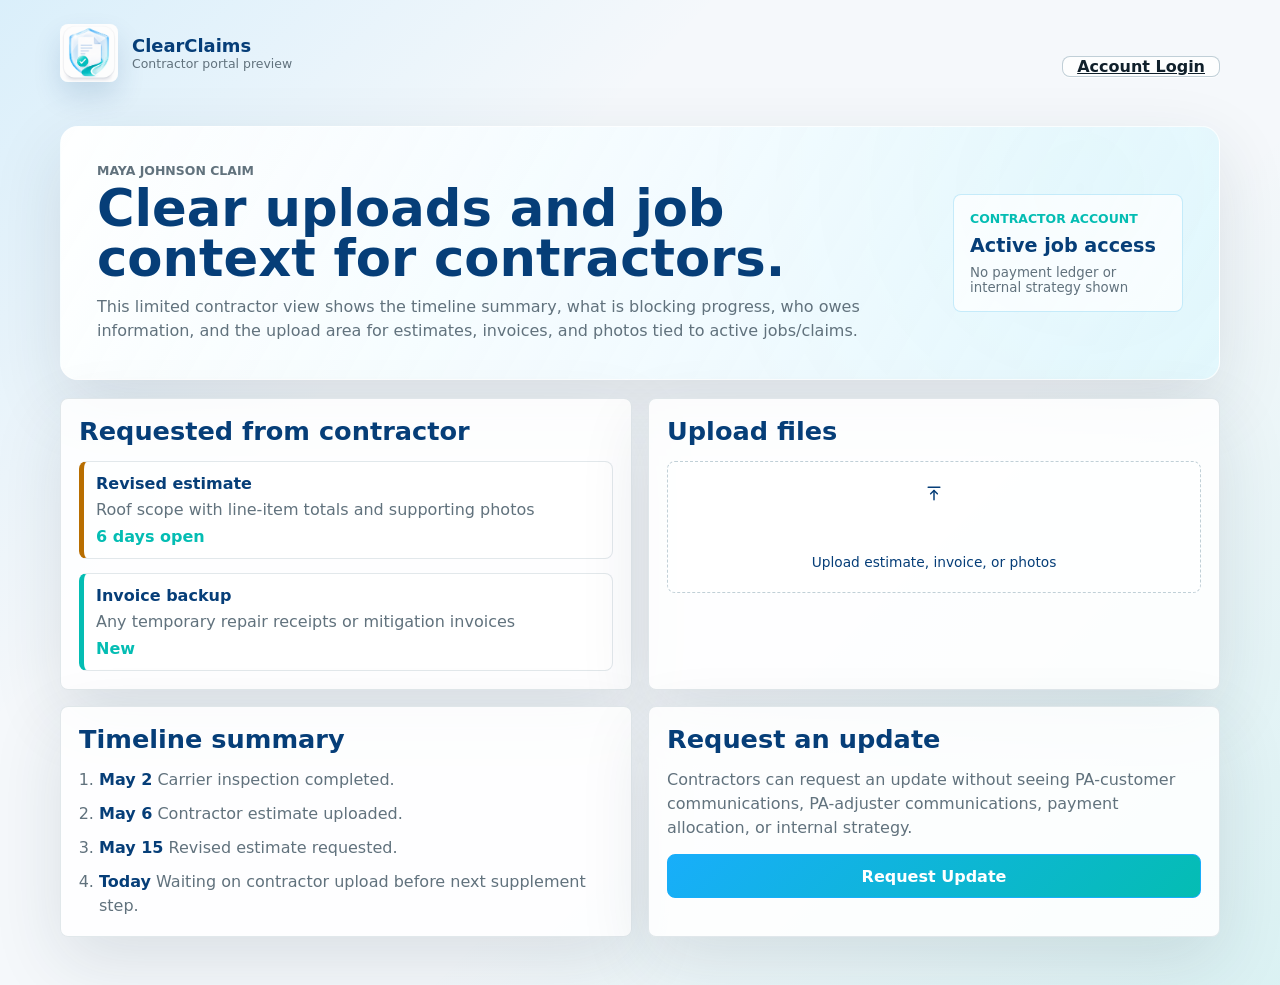
<file: contractor-portal.html>
<!doctype html>
<html lang="en">
  <head>
    <meta charset="utf-8" />
    <meta name="viewport" content="width=device-width, initial-scale=1" />
    <title>Contractor Portal Preview | ClearClaims</title>
    <link rel="stylesheet" href="styles.css?v=18" />
    <meta name="theme-color" content="#ffffff" />
  </head>
  <body class="portal-preview">
    <svg aria-hidden="true" class="icon-sprite">
      <symbol id="i-upload" viewBox="0 0 24 24"><path d="M12 20V9"/><path d="m8 13 4-4 4 4"/><path d="M5 5h14"/></symbol>
    </svg>
    <main class="portal-shell">
      <header class="portal-topbar">
        <div class="brand-block">
          <div class="brand-mark" aria-hidden="true">
            <img src="assets/clearclaims_appicon_final.png" alt="" />
          </div>
          <div>
            <div class="brand-name">ClearClaims</div>
            <div class="brand-subtitle">Contractor portal preview</div>
          </div>
        </div>
        <a class="text-button" href="index.html">Account Login</a>
      </header>

      <section class="portal-hero">
        <div>
          <p class="eyebrow">Maya Johnson claim</p>
          <h1>Clear uploads and job context for contractors.</h1>
          <p>This limited contractor view shows the timeline summary, what is blocking progress, who owes information, and the upload area for estimates, invoices, and photos tied to active jobs/claims.</p>
        </div>
        <div class="portal-status">
          <span>Contractor account</span>
          <strong>Active job access</strong>
          <small>No payment ledger or internal strategy shown</small>
        </div>
      </section>

      <section class="portal-grid">
        <article class="portal-panel">
          <h2>Requested from contractor</h2>
          <div class="portal-wait-row watch">
            <strong>Revised estimate</strong>
            <span>Roof scope with line-item totals and supporting photos</span>
            <em>6 days open</em>
          </div>
          <div class="portal-wait-row">
            <strong>Invoice backup</strong>
            <span>Any temporary repair receipts or mitigation invoices</span>
            <em>New</em>
          </div>
        </article>

        <article class="portal-panel">
          <h2>Upload files</h2>
          <label class="upload-zone">
            <svg><use href="#i-upload"></use></svg>
            <span>Upload estimate, invoice, or photos</span>
            <input type="file" multiple />
          </label>
        </article>

        <article class="portal-panel">
          <h2>Timeline summary</h2>
          <ol class="portal-timeline">
            <li><span>May 2</span> Carrier inspection completed.</li>
            <li><span>May 6</span> Contractor estimate uploaded.</li>
            <li><span>May 15</span> Revised estimate requested.</li>
            <li><span>Today</span> Waiting on contractor upload before next supplement step.</li>
          </ol>
        </article>

        <article class="portal-panel">
          <h2>Request an update</h2>
          <p>Contractors can request an update without seeing PA-customer communications, PA-adjuster communications, payment allocation, or internal strategy.</p>
          <button class="text-button primary">Request Update</button>
        </article>
      </section>
    </main>
  </body>
</html>
</file>
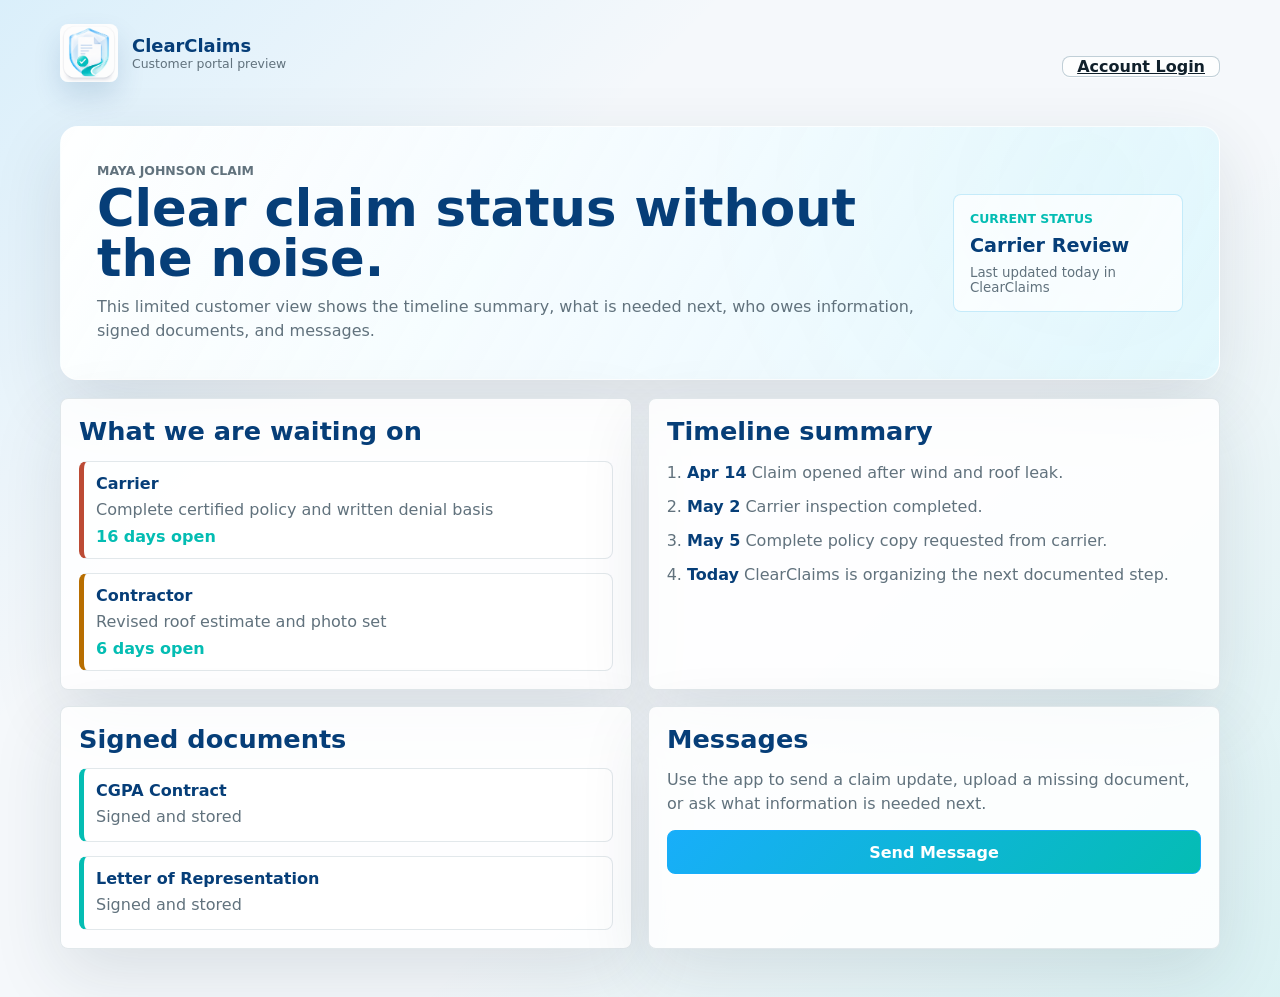
<file: customer-portal.html>
<!doctype html>
<html lang="en">
  <head>
    <meta charset="utf-8" />
    <meta name="viewport" content="width=device-width, initial-scale=1" />
    <title>Customer Portal Preview | ClearClaims</title>
    <link rel="stylesheet" href="styles.css?v=18" />
    <meta name="theme-color" content="#ffffff" />
  </head>
  <body class="portal-preview">
    <main class="portal-shell">
      <header class="portal-topbar">
        <div class="brand-block">
          <div class="brand-mark" aria-hidden="true">
            <img src="assets/clearclaims_appicon_final.png" alt="" />
          </div>
          <div>
            <div class="brand-name">ClearClaims</div>
            <div class="brand-subtitle">Customer portal preview</div>
          </div>
        </div>
        <a class="text-button" href="index.html">Account Login</a>
      </header>

      <section class="portal-hero">
        <div>
          <p class="eyebrow">Maya Johnson claim</p>
          <h1>Clear claim status without the noise.</h1>
          <p>This limited customer view shows the timeline summary, what is needed next, who owes information, signed documents, and messages.</p>
        </div>
        <div class="portal-status">
          <span>Current status</span>
          <strong>Carrier Review</strong>
          <small>Last updated today in ClearClaims</small>
        </div>
      </section>

      <section class="portal-grid">
        <article class="portal-panel">
          <h2>What we are waiting on</h2>
          <div class="portal-wait-row critical">
            <strong>Carrier</strong>
            <span>Complete certified policy and written denial basis</span>
            <em>16 days open</em>
          </div>
          <div class="portal-wait-row watch">
            <strong>Contractor</strong>
            <span>Revised roof estimate and photo set</span>
            <em>6 days open</em>
          </div>
        </article>

        <article class="portal-panel">
          <h2>Timeline summary</h2>
          <ol class="portal-timeline">
            <li><span>Apr 14</span> Claim opened after wind and roof leak.</li>
            <li><span>May 2</span> Carrier inspection completed.</li>
            <li><span>May 5</span> Complete policy copy requested from carrier.</li>
            <li><span>Today</span> ClearClaims is organizing the next documented step.</li>
          </ol>
        </article>

        <article class="portal-panel">
          <h2>Signed documents</h2>
          <div class="portal-doc-row"><strong>CGPA Contract</strong><span>Signed and stored</span></div>
          <div class="portal-doc-row"><strong>Letter of Representation</strong><span>Signed and stored</span></div>
        </article>

        <article class="portal-panel">
          <h2>Messages</h2>
          <p>Use the app to send a claim update, upload a missing document, or ask what information is needed next.</p>
          <button class="text-button primary">Send Message</button>
        </article>
      </section>
    </main>
  </body>
</html>
</file>
<file: styles.css>
:root {
  --bg: #f5f8fb;
  --surface: rgba(255, 255, 255, 0.86);
  --surface-solid: #ffffff;
  --surface-soft: rgba(232, 247, 253, 0.74);
  --ink: #10202b;
  --muted: #61727d;
  --line: rgba(133, 159, 173, 0.24);
  --line-strong: rgba(74, 117, 139, 0.34);
  --accent: #18aefa;
  --accent-dark: #063e78;
  --accent-soft: rgba(225, 246, 255, 0.94);
  --teal: #04bdb3;
  --teal-soft: rgba(215, 248, 246, 0.88);
  --amber: #b86e00;
  --amber-soft: #fff1d7;
  --coral: #bc4b35;
  --coral-soft: #ffe6df;
  --blue: #063e78;
  --blue-soft: rgba(224, 243, 254, 0.96);
  --shadow: 0 24px 70px rgba(23, 52, 68, 0.12);
  --shadow-soft: 0 14px 35px rgba(23, 52, 68, 0.08);
  --radius: 8px;
  --sidebar-width: 292px;
}

* {
  box-sizing: border-box;
}

html {
  min-width: 320px;
  color-scheme: light;
}

body {
  margin: 0;
  min-height: 100vh;
  color: var(--ink);
  background:
    linear-gradient(135deg, rgba(24, 174, 250, 0.14), transparent 30%),
    linear-gradient(315deg, rgba(4, 189, 179, 0.12), transparent 35%),
    var(--bg);
  font-family: Inter, ui-sans-serif, system-ui, -apple-system, BlinkMacSystemFont, "Segoe UI", sans-serif;
  letter-spacing: 0;
}

body.auth-required:not(.staff-authenticated) .app-shell {
  display: none;
}

body.auth-required.staff-authenticated .auth-screen {
  display: none;
}

button,
input,
select,
textarea {
  font: inherit;
  letter-spacing: 0;
}

button {
  min-height: 44px;
}

input,
select,
textarea {
  width: 100%;
  border: 1px solid var(--line);
  border-radius: var(--radius);
  background: rgba(255, 255, 255, 0.84);
  color: var(--ink);
  padding: 11px 12px;
  outline: none;
  box-shadow: inset 0 1px 0 rgba(255, 255, 255, 0.66);
}

input:focus,
select:focus,
textarea:focus,
button:focus-visible {
  border-color: var(--accent);
  box-shadow: 0 0 0 3px rgba(15, 127, 110, 0.18);
}

textarea {
  min-height: 96px;
  resize: vertical;
}

label,
fieldset {
  display: grid;
  gap: 8px;
  color: var(--muted);
  font-size: 0.86rem;
  font-weight: 650;
}

label span,
fieldset label {
  font-weight: 500;
}

fieldset {
  border: 1px solid var(--line);
  border-radius: var(--radius);
  padding: 12px;
}

legend {
  color: var(--ink);
  padding: 0 6px;
}

input[type="radio"],
input[type="checkbox"] {
  width: 18px;
  height: 18px;
  accent-color: var(--accent);
}

h1,
h2,
h3,
p {
  margin: 0;
}

h1 {
  font-size: clamp(1.45rem, 2.4vw, 2.08rem);
  line-height: 1.1;
  letter-spacing: 0;
}

h2 {
  font-size: clamp(1.25rem, 2vw, 1.65rem);
  line-height: 1.15;
}

h3 {
  font-size: 1rem;
  line-height: 1.2;
}

.icon-sprite {
  position: absolute;
  width: 0;
  height: 0;
  overflow: hidden;
}

svg {
  width: 20px;
  height: 20px;
  flex: 0 0 auto;
  fill: none;
  stroke: currentColor;
  stroke-width: 1.8;
  stroke-linecap: round;
  stroke-linejoin: round;
}

.auth-screen {
  min-height: 100vh;
  display: grid;
  place-items: center;
  padding: clamp(18px, 4vw, 48px);
}

.auth-shell {
  width: min(1120px, 100%);
  display: grid;
  grid-template-columns: minmax(0, 1fr) minmax(340px, 0.62fr);
  gap: 16px;
  align-items: stretch;
}

.auth-brand-card,
.auth-card {
  border: 1px solid rgba(255, 255, 255, 0.78);
  border-radius: 18px;
  background: var(--surface);
  box-shadow: var(--shadow);
  backdrop-filter: blur(24px);
}

.auth-brand-card {
  min-height: 0;
  display: grid;
  align-content: start;
  gap: 18px;
  padding: clamp(22px, 3vw, 34px);
  background:
    linear-gradient(128deg, rgba(255, 255, 255, 0.96), rgba(228, 249, 255, 0.82)),
    radial-gradient(circle at 86% 14%, rgba(4, 189, 179, 0.2), transparent 34%);
}

.auth-logo {
  display: block;
  width: min(640px, 100%);
  height: auto;
}

.auth-brand-card h1 {
  max-width: 720px;
  margin: 10px 0 12px;
  color: var(--accent-dark);
  font-size: clamp(2.2rem, 4.8vw, 4.4rem);
  line-height: 0.96;
}

.auth-brand-card p:not(.eyebrow),
.auth-status,
.auth-feature-grid span,
.software-card p,
.software-card-heading span,
.tier-button span,
.checkout-panel p,
.auth-pricing-strip,
.copyright-line {
  color: var(--muted);
  line-height: 1.5;
}

.auth-status:empty {
  display: none;
}

.auth-feature-grid {
  display: grid;
  grid-template-columns: repeat(2, minmax(0, 1fr));
  gap: 12px;
}

.auth-feature-grid div {
  display: grid;
  grid-template-columns: 32px minmax(0, 1fr);
  gap: 4px 10px;
  align-items: start;
  border: 1px solid rgba(37, 174, 232, 0.2);
  border-radius: var(--radius);
  background: rgba(255, 255, 255, 0.62);
  padding: 12px;
}

.auth-feature-grid svg {
  grid-row: span 2;
  width: 26px;
  height: 26px;
  color: var(--teal);
}

.auth-feature-grid strong {
  color: var(--accent-dark);
}

.auth-pricing-strip {
  display: flex;
  flex-wrap: wrap;
  gap: 8px;
  font-size: 0.84rem;
}

.auth-pricing-strip span {
  border: 1px solid rgba(37, 174, 232, 0.18);
  border-radius: 999px;
  background: rgba(255, 255, 255, 0.62);
  padding: 7px 10px;
}

.role-finder {
  display: grid;
  gap: 14px;
  border: 1px solid rgba(37, 174, 232, 0.22);
  border-radius: var(--radius);
  background: rgba(255, 255, 255, 0.6);
  padding: 16px;
}

.role-finder h2,
.role-detail-panel h2 {
  margin: 4px 0 8px;
  color: var(--accent-dark);
}

.role-question-grid {
  display: grid;
  grid-template-columns: repeat(3, minmax(0, 1fr));
  gap: 10px;
}

.role-question-card {
  display: grid;
  gap: 8px;
  min-height: 126px;
  border: 1px solid rgba(37, 174, 232, 0.22);
  border-radius: var(--radius);
  background:
    linear-gradient(145deg, rgba(255, 255, 255, 0.88), rgba(232, 247, 253, 0.68));
  color: var(--ink);
  padding: 14px;
  text-align: left;
  cursor: pointer;
  box-shadow: 0 12px 28px rgba(23, 52, 68, 0.06);
}

.role-question-card:hover,
.role-question-card.selected {
  border-color: rgba(4, 189, 179, 0.58);
  background:
    linear-gradient(145deg, rgba(255, 255, 255, 0.96), rgba(215, 248, 246, 0.82));
  box-shadow: 0 18px 36px rgba(4, 94, 112, 0.11);
  transform: translateY(-1px);
}

.role-question-card span {
  color: var(--muted);
  line-height: 1.45;
}

.role-question-card strong {
  align-self: end;
  color: var(--accent-dark);
}

.role-detail-stack {
  display: grid;
}

.role-detail-panel {
  display: none;
  gap: 16px;
  border: 1px solid rgba(4, 189, 179, 0.22);
  border-radius: var(--radius);
  background:
    linear-gradient(145deg, rgba(255, 255, 255, 0.9), rgba(232, 247, 253, 0.62));
  padding: 16px;
  box-shadow: var(--shadow-soft);
}

.role-detail-panel.active {
  display: grid;
}

.role-detail-panel p,
.benefit-grid span {
  color: var(--muted);
  line-height: 1.5;
}

.benefit-grid {
  display: grid;
  grid-template-columns: repeat(2, minmax(0, 1fr));
  gap: 10px;
}

.benefit-grid div {
  display: grid;
  gap: 5px;
  border: 1px solid rgba(37, 174, 232, 0.18);
  border-radius: var(--radius);
  background: rgba(255, 255, 255, 0.68);
  padding: 12px;
}

.benefit-grid strong {
  color: var(--teal);
  text-transform: uppercase;
  letter-spacing: 0;
  font-size: 0.76rem;
}

.software-paths {
  display: grid;
  grid-template-columns: repeat(3, minmax(0, 1fr));
  gap: 12px;
}

.software-card {
  display: grid;
  gap: 10px;
  align-content: start;
  border: 1px solid rgba(37, 174, 232, 0.2);
  border-radius: var(--radius);
  background: rgba(255, 255, 255, 0.66);
  padding: 13px;
}

.software-card-heading {
  display: grid;
  gap: 3px;
}

.software-card-heading strong,
.checkout-panel h3 {
  color: var(--accent-dark);
}

.software-card-heading span,
.software-card p {
  font-size: 0.82rem;
}

.tier-list {
  display: grid;
  gap: 7px;
}

.tier-button {
  min-height: 0;
  display: grid;
  gap: 2px;
  width: 100%;
  border: 1px solid rgba(37, 174, 232, 0.22);
  border-radius: var(--radius);
  background: rgba(255, 255, 255, 0.76);
  color: var(--ink);
  padding: 8px 9px;
  text-align: left;
  cursor: pointer;
}

.tier-button:hover,
.tier-button.selected {
  border-color: rgba(4, 189, 179, 0.52);
  background: var(--teal-soft);
}

.tier-button strong {
  color: var(--accent-dark);
  font-size: 0.84rem;
}

.tier-button span {
  font-size: 0.76rem;
}

.checkout-panel {
  display: grid;
  gap: 8px;
  border: 1px solid rgba(4, 189, 179, 0.28);
  border-radius: var(--radius);
  background: linear-gradient(145deg, rgba(255, 255, 255, 0.86), rgba(215, 248, 246, 0.68));
  padding: 14px;
}

.checkout-panel.is-hidden {
  display: none;
}

.checkout-panel strong {
  color: var(--teal);
  font-size: 1.25rem;
}

.copyright-line {
  font-size: 0.78rem;
}

.auth-card {
  display: grid;
  gap: 16px;
  align-content: start;
  padding: clamp(18px, 3vw, 28px);
}

.auth-access-card {
  align-self: start;
}

.auth-card-heading {
  display: flex;
  align-items: center;
  gap: 12px;
}

.auth-icon {
  width: 44px;
  height: 44px;
  display: grid;
  place-items: center;
  border-radius: var(--radius);
  background: var(--teal-soft);
  color: var(--accent-dark);
}

.auth-card h2 {
  color: var(--accent-dark);
}

.auth-mode-toggle {
  display: grid;
  grid-template-columns: repeat(2, minmax(0, 1fr));
  gap: 6px;
  border: 1px solid rgba(37, 174, 232, 0.2);
  border-radius: var(--radius);
  background: rgba(232, 247, 253, 0.72);
  padding: 5px;
}

.auth-mode-toggle button {
  min-height: 42px;
  border: 0;
  border-radius: 6px;
  background: transparent;
  color: var(--muted);
  font-weight: 800;
  cursor: pointer;
}

.auth-mode-toggle button:hover,
.auth-mode-toggle button.active {
  background: var(--surface-solid);
  color: var(--accent-dark);
  box-shadow: 0 8px 22px rgba(23, 52, 68, 0.08);
}

.auth-mode-panel {
  display: none;
  gap: 14px;
}

.auth-mode-panel.active {
  display: grid;
}

.auth-panel-heading {
  display: grid;
  gap: 4px;
}

.auth-panel-heading h3 {
  color: var(--accent-dark);
}

.auth-form {
  display: grid;
  gap: 12px;
}

.app-shell {
  display: grid;
  grid-template-columns: var(--sidebar-width) minmax(0, 1fr);
  min-height: 100vh;
}

.sidebar {
  position: sticky;
  top: 0;
  align-self: start;
  height: 100vh;
  overflow: auto;
  border-right: 1px solid rgba(255, 255, 255, 0.72);
  background:
    linear-gradient(180deg, rgba(255, 255, 255, 0.92), rgba(244, 250, 253, 0.82)),
    rgba(255, 255, 255, 0.84);
  backdrop-filter: blur(24px);
  padding: 24px 18px;
}

.brand-block {
  display: grid;
  grid-template-columns: 58px minmax(0, 1fr);
  gap: 14px;
  align-items: center;
  margin-bottom: 26px;
}

.brand-mark {
  width: 58px;
  height: 58px;
  border-radius: var(--radius);
  display: grid;
  place-items: center;
  background: transparent;
  border: 0;
  box-shadow: 0 14px 28px rgba(6, 62, 120, 0.14);
  overflow: hidden;
}

.brand-mark img,
.hero-mark img {
  width: 100%;
  height: 100%;
  object-fit: contain;
}

.brand-name {
  font-weight: 850;
  font-size: 1.12rem;
  color: var(--accent-dark);
}

.brand-subtitle,
.side-label,
.eyebrow,
.micro-copy,
.tag {
  color: var(--muted);
  font-size: 0.78rem;
}

.session-card {
  display: grid;
  gap: 6px;
  margin: -8px 0 18px;
  border: 1px solid rgba(37, 174, 232, 0.2);
  border-radius: var(--radius);
  background: rgba(255, 255, 255, 0.66);
  padding: 12px;
}

.session-card span {
  color: var(--teal);
  font-size: 0.72rem;
  font-weight: 900;
  text-transform: uppercase;
}

.session-card strong {
  color: var(--accent-dark);
  overflow-wrap: anywhere;
}

.session-card small {
  color: var(--muted);
  line-height: 1.35;
}

.nav-list {
  display: grid;
  gap: 8px;
}

.nav-button,
.nav-link {
  display: grid;
  grid-template-columns: 24px minmax(0, 1fr);
  align-items: center;
  gap: 10px;
  width: 100%;
  border: 1px solid rgba(255, 255, 255, 0);
  border-radius: var(--radius);
  background: transparent;
  color: #3f5360;
  padding: 11px 12px;
  text-align: left;
  cursor: pointer;
  text-decoration: none;
  transition: background 150ms ease, border-color 150ms ease, transform 150ms ease, box-shadow 150ms ease;
}

.nav-button span,
.nav-link span {
  min-width: 0;
  overflow: hidden;
  text-overflow: ellipsis;
  white-space: nowrap;
  font-weight: 700;
}

.nav-button.active,
.nav-button:hover,
.nav-link.active,
.nav-link:hover {
  color: var(--accent-dark);
  background: rgba(255, 255, 255, 0.78);
  border-color: rgba(37, 174, 232, 0.28);
  box-shadow: var(--shadow-soft);
  transform: translateY(-1px);
}

.side-summary {
  display: grid;
  gap: 5px;
  margin-top: 22px;
  border: 1px solid rgba(37, 174, 232, 0.18);
  border-radius: var(--radius);
  background: linear-gradient(145deg, rgba(255, 255, 255, 0.84), rgba(224, 245, 254, 0.56));
  padding: 14px;
  box-shadow: var(--shadow-soft);
}

.side-summary strong,
.side-summary span {
  min-width: 0;
  overflow-wrap: anywhere;
}

.workspace {
  min-width: 0;
  padding: 26px clamp(16px, 3vw, 34px) 52px;
}

.app-hero {
  display: grid;
  grid-template-columns: minmax(0, 1fr) minmax(260px, 340px);
  gap: 14px;
  align-items: center;
  min-height: 120px;
  margin-bottom: 14px;
  border: 1px solid rgba(255, 255, 255, 0.76);
  border-radius: 18px;
  background:
    linear-gradient(120deg, rgba(255, 255, 255, 0.94), rgba(227, 248, 255, 0.78)),
    radial-gradient(circle at 83% 18%, rgba(24, 174, 250, 0.32), transparent 36%),
    radial-gradient(circle at 18% 95%, rgba(4, 189, 179, 0.18), transparent 38%);
  box-shadow: var(--shadow);
  overflow: hidden;
  padding: clamp(14px, 2vw, 20px);
}

.hero-copy {
  display: grid;
  gap: 7px;
}

.hero-logo {
  display: none;
}

.hero-copy h1 {
  max-width: 760px;
  font-size: clamp(1.45rem, 2.4vw, 2.35rem);
  line-height: 1.02;
  color: var(--accent-dark);
}

.hero-copy p:last-child {
  max-width: 680px;
  color: var(--muted);
  font-size: clamp(0.94rem, 1.15vw, 1.04rem);
  line-height: 1.48;
}

.claim-progress-card {
  display: grid;
  gap: 8px;
  border: 1px solid rgba(37, 174, 232, 0.2);
  border-radius: var(--radius);
  background: rgba(255, 255, 255, 0.68);
  box-shadow: var(--shadow-soft);
  padding: 10px 12px;
}

.progress-card-heading {
  display: flex;
  align-items: center;
  justify-content: space-between;
  gap: 12px;
}

.progress-card-heading span {
  color: var(--teal);
  font-size: 0.74rem;
  font-weight: 900;
  text-transform: uppercase;
}

.progress-card-heading strong {
  color: var(--accent-dark);
}

.claim-progress-track {
  display: grid;
  grid-template-columns: repeat(6, minmax(0, 1fr));
  gap: 5px;
}

.claim-progress-track span {
  height: 8px;
  border-radius: 999px;
  background: rgba(6, 62, 120, 0.12);
}

.claim-progress-track span.complete,
.claim-progress-track span.active {
  background: linear-gradient(90deg, var(--accent), var(--teal));
}

.claim-progress-track span.active {
  box-shadow: 0 0 0 4px rgba(4, 189, 179, 0.12);
}

.timeline-labels {
  display: grid;
  grid-template-columns: repeat(6, minmax(0, 1fr));
  gap: 5px;
  color: var(--muted);
  font-size: 0.68rem;
  font-weight: 800;
  text-align: center;
}

.claim-progress-card p {
  color: var(--muted);
  font-size: 0.82rem;
  line-height: 1.38;
}

.hero-mark {
  width: 190px;
  height: 190px;
  justify-self: end;
  opacity: 0.98;
  filter: drop-shadow(0 22px 24px rgba(6, 62, 120, 0.14));
}

.workspace-header,
.section-row,
.panel-heading {
  display: flex;
  align-items: center;
  justify-content: space-between;
  gap: 16px;
}

.workspace-header {
  margin-bottom: 16px;
}

.header-actions,
.panel-heading {
  flex-wrap: wrap;
}

.eyebrow {
  margin-bottom: 5px;
  text-transform: uppercase;
  font-weight: 800;
}

.text-button,
.icon-button {
  display: inline-flex;
  align-items: center;
  justify-content: center;
  gap: 8px;
  border: 1px solid var(--line-strong);
  border-radius: var(--radius);
  background: rgba(255, 255, 255, 0.78);
  color: var(--ink);
  cursor: pointer;
  font-weight: 800;
  box-shadow: 0 1px 0 rgba(255, 255, 255, 0.8);
  transition: transform 150ms ease, box-shadow 150ms ease, background 150ms ease;
}

.text-button:hover,
.icon-button:hover {
  transform: translateY(-1px);
  box-shadow: var(--shadow-soft);
}

.text-button {
  padding: 0 14px;
}

.text-button.compact {
  min-height: 38px;
  padding: 0 11px;
  font-size: 0.86rem;
}

.text-button.primary {
  border-color: var(--accent);
  background: linear-gradient(135deg, var(--accent), var(--teal));
  color: #fff;
}

.text-button:disabled {
  cursor: not-allowed;
  opacity: 0.55;
}

.icon-button {
  width: 44px;
  height: 44px;
  padding: 0;
}

.notice-band {
  display: grid;
  grid-template-columns: 24px minmax(0, 1fr);
  gap: 12px;
  align-items: start;
  border: 1px solid rgba(37, 174, 232, 0.22);
  border-radius: var(--radius);
  background: var(--surface-soft);
  color: #144456;
  padding: 13px 14px;
  margin-bottom: 18px;
}

.notice-band.compact {
  margin-top: 12px;
}

.notice-band p {
  line-height: 1.45;
}

.view {
  display: none;
}

.view.active {
  display: block;
}

.summary-band {
  display: grid;
  grid-template-columns: minmax(0, 1fr) auto;
  gap: 16px;
  align-items: center;
  background: var(--surface);
  border: 1px solid var(--line);
  border-radius: var(--radius);
  box-shadow: var(--shadow);
  padding: clamp(16px, 3vw, 26px);
  margin-bottom: 16px;
}

.summary-band p {
  margin-top: 8px;
  color: var(--muted);
  line-height: 1.55;
}

.staff-command {
  display: grid;
  gap: 16px;
  margin-bottom: 18px;
}

.command-header {
  display: grid;
  grid-template-columns: minmax(0, 1fr) 220px;
  gap: 18px;
  align-items: center;
  border: 1px solid rgba(255, 255, 255, 0.76);
  border-radius: 18px;
  background:
    linear-gradient(120deg, rgba(255, 255, 255, 0.94), rgba(227, 248, 255, 0.78)),
    radial-gradient(circle at 88% 24%, rgba(4, 189, 179, 0.18), transparent 38%);
  box-shadow: var(--shadow);
  padding: clamp(18px, 3vw, 28px);
}

.command-header h2 {
  margin-bottom: 8px;
  color: var(--accent-dark);
  font-size: clamp(1.55rem, 3vw, 2.5rem);
}

.command-header p:not(.eyebrow),
.staff-access-badge small {
  color: var(--muted);
  line-height: 1.5;
}

.staff-access-badge {
  display: grid;
  gap: 6px;
  border: 1px solid rgba(37, 174, 232, 0.26);
  border-radius: var(--radius);
  background: rgba(255, 255, 255, 0.72);
  padding: 16px;
}

.staff-access-badge span {
  color: var(--teal);
  font-size: 0.78rem;
  font-weight: 900;
  text-transform: uppercase;
}

.staff-access-badge strong {
  color: var(--accent-dark);
  font-size: 1.1rem;
}

.command-metrics {
  display: grid;
  grid-template-columns: repeat(4, minmax(0, 1fr));
  gap: 12px;
}

.command-metrics div,
.command-panel {
  border: 1px solid var(--line);
  border-radius: var(--radius);
  background: var(--surface);
  box-shadow: var(--shadow-soft);
  backdrop-filter: blur(18px);
}

.command-metrics div {
  display: grid;
  gap: 6px;
  min-height: 106px;
  align-content: center;
  padding: 16px;
}

.command-metrics span,
.command-metrics small,
.claim-row span,
.claim-row p,
.review-queue span {
  color: var(--muted);
}

.command-metrics span {
  font-size: 0.82rem;
  font-weight: 800;
}

.command-metrics strong {
  color: var(--accent-dark);
  font-size: 1.7rem;
}

.command-layout {
  display: grid;
  grid-template-columns: minmax(0, 1fr);
  gap: 16px;
}

.command-panel {
  display: grid;
  gap: 14px;
  align-content: start;
  padding: 16px;
}

.urgency-list,
.review-queue,
.task-stack {
  display: grid;
  gap: 10px;
}

.claim-row {
  display: grid;
  grid-template-columns: 112px minmax(0, 1fr) 170px;
  gap: 12px 16px;
  align-items: start;
  border: 1px solid var(--line);
  border-left-width: 5px;
  border-radius: var(--radius);
  background: rgba(255, 255, 255, 0.66);
  padding: 14px;
}

.claim-row.critical {
  border-left-color: var(--coral);
}

.claim-row.urgent {
  border-left-color: var(--amber);
}

.claim-row.watch {
  border-left-color: var(--teal);
}

.urgency-marker {
  display: grid;
  gap: 4px;
}

.urgency-marker strong,
.claim-row h4,
.claim-row-meta strong {
  color: var(--accent-dark);
}

.urgency-marker span {
  width: fit-content;
  border-radius: 999px;
  background: var(--blue-soft);
  color: var(--accent-dark);
  padding: 5px 9px;
  font-size: 0.78rem;
  font-weight: 900;
}

.claim-row h4 {
  margin: 0 0 4px;
  font-size: 1.05rem;
}

.claim-row p {
  margin-bottom: 5px;
  line-height: 1.42;
}

.claim-row-meta {
  display: flex;
  flex-wrap: wrap;
  gap: 8px 14px;
  font-size: 0.84rem;
  grid-column: 2;
}

.claim-row-meta span {
  font-weight: 850;
}

.row-links {
  display: grid;
  gap: 7px;
  grid-column: 3;
  grid-row: 1 / span 2;
}

.row-links a {
  min-height: 34px;
  display: inline-flex;
  align-items: center;
  justify-content: center;
  border: 1px solid rgba(37, 174, 232, 0.24);
  border-radius: var(--radius);
  background: rgba(255, 255, 255, 0.78);
  color: var(--accent-dark);
  font-size: 0.82rem;
  font-weight: 850;
  text-decoration: none;
}

.row-links a:hover {
  background: var(--blue-soft);
}

.review-queue div {
  display: grid;
  grid-template-columns: 42px minmax(0, 1fr);
  gap: 10px;
  align-items: center;
  border: 1px solid var(--line);
  border-radius: var(--radius);
  background: rgba(255, 255, 255, 0.62);
  padding: 10px;
}

.review-queue strong {
  display: grid;
  place-items: center;
  width: 38px;
  height: 38px;
  border-radius: 999px;
  background: var(--teal-soft);
  color: var(--accent-dark);
}

.task-stack label {
  grid-template-columns: 20px minmax(0, 1fr);
  align-items: start;
  border: 1px solid var(--line);
  border-radius: var(--radius);
  background: rgba(255, 255, 255, 0.62);
  padding: 10px;
  color: var(--ink);
  font-size: 0.9rem;
}

.status-pill,
.tag {
  display: inline-flex;
  align-items: center;
  min-height: 30px;
  border-radius: 999px;
  padding: 5px 10px;
  background: var(--blue-soft);
  color: #174861;
  font-weight: 850;
  white-space: nowrap;
}

.metric-grid,
.coverage-grid {
  display: grid;
  grid-template-columns: repeat(4, minmax(0, 1fr));
  gap: 12px;
  margin-bottom: 16px;
}

.metric-tile,
.coverage-grid label {
  min-height: 96px;
  display: grid;
  align-content: center;
  gap: 8px;
  border: 1px solid var(--line);
  border-radius: var(--radius);
  background: var(--surface);
  padding: 16px;
  box-shadow: var(--shadow-soft);
}

.metric-tile span {
  color: var(--muted);
  font-weight: 700;
  font-size: 0.82rem;
}

.metric-tile strong {
  font-size: 1.35rem;
  overflow-wrap: anywhere;
}

.content-grid,
.doi-grid {
  display: grid;
  gap: 16px;
}

.content-grid.two,
.doi-grid {
  grid-template-columns: minmax(0, 1fr) minmax(0, 1fr);
}

.panel,
.table-panel,
.draft-preview {
  background: var(--surface);
  border: 1px solid var(--line);
  border-radius: var(--radius);
  box-shadow: var(--shadow);
  backdrop-filter: blur(18px);
}

.panel {
  display: grid;
  gap: 14px;
  padding: 16px;
}

.feature-panel {
  position: relative;
  overflow: hidden;
}

.feature-panel::before {
  content: "";
  position: absolute;
  inset: 0 auto 0 0;
  width: 4px;
  background: linear-gradient(180deg, var(--accent), var(--teal));
  opacity: 0.72;
}

.purpose-page .sidebar {
  background:
    linear-gradient(180deg, rgba(255, 255, 255, 0.94), rgba(238, 251, 250, 0.82)),
    rgba(255, 255, 255, 0.86);
}

.purpose-workspace {
  display: grid;
  gap: 18px;
}

.purpose-hero {
  min-height: 300px;
  display: grid;
  grid-template-columns: minmax(0, 1fr) 170px;
  gap: 28px;
  align-items: center;
  border: 1px solid rgba(255, 255, 255, 0.78);
  border-radius: 18px;
  background:
    linear-gradient(120deg, rgba(255, 255, 255, 0.95), rgba(225, 247, 255, 0.78)),
    radial-gradient(circle at 83% 20%, rgba(4, 189, 179, 0.2), transparent 38%);
  box-shadow: var(--shadow);
  overflow: hidden;
  padding: clamp(24px, 4vw, 42px);
}

.purpose-hero h1 {
  max-width: 780px;
  margin-bottom: 12px;
  color: var(--accent-dark);
  font-size: clamp(2.15rem, 5vw, 4.9rem);
  line-height: 0.95;
}

.purpose-hero p:not(.eyebrow) {
  max-width: 820px;
  color: var(--muted);
  font-size: clamp(1.04rem, 1.55vw, 1.28rem);
  line-height: 1.5;
}

.purpose-hero img {
  width: 170px;
  height: 170px;
  justify-self: end;
  object-fit: contain;
  filter: drop-shadow(0 22px 24px rgba(6, 62, 120, 0.14));
}

.purpose-split,
.purpose-card-grid {
  display: grid;
  grid-template-columns: repeat(2, minmax(0, 1fr));
  gap: 16px;
}

.purpose-panel,
.purpose-section,
.purpose-callout {
  border: 1px solid var(--line);
  border-radius: var(--radius);
  background: var(--surface);
  box-shadow: var(--shadow);
  backdrop-filter: blur(18px);
}

.purpose-panel,
.purpose-section {
  padding: clamp(18px, 2.5vw, 28px);
}

.purpose-panel {
  display: grid;
  gap: 10px;
}

.purpose-panel h2,
.purpose-section h2 {
  max-width: 900px;
  color: var(--accent-dark);
}

.purpose-panel p:not(.eyebrow),
.purpose-card p,
.workflow-rail p,
.purpose-callout p {
  color: var(--muted);
  line-height: 1.55;
}

.purpose-card-grid {
  grid-template-columns: repeat(4, minmax(0, 1fr));
  margin-top: 18px;
}

.purpose-card {
  display: grid;
  gap: 10px;
  min-height: 210px;
  border: 1px solid var(--line);
  border-radius: var(--radius);
  background: rgba(255, 255, 255, 0.66);
  padding: 16px;
}

.purpose-card span {
  color: var(--teal);
  font-weight: 900;
  letter-spacing: 0.08em;
}

.purpose-card h3 {
  color: var(--accent-dark);
  font-size: 1.08rem;
}

.vmv-showcase {
  background:
    linear-gradient(145deg, rgba(255, 255, 255, 0.9), rgba(237, 251, 250, 0.74)),
    var(--surface);
}

.vmv-frame {
  margin: 18px 0 0;
  display: grid;
  place-items: center;
  border: 1px solid rgba(37, 174, 232, 0.18);
  border-radius: var(--radius);
  background: #fff;
  box-shadow: var(--shadow-soft);
  padding: clamp(14px, 2vw, 24px);
}

.vmv-frame img {
  display: block;
  width: min(760px, 100%);
  height: auto;
  border-radius: 6px;
}

.category-strip {
  display: grid;
  grid-template-columns: repeat(4, minmax(0, 1fr));
  gap: 10px;
  margin-top: 18px;
}

.category-strip div {
  display: grid;
  gap: 5px;
  min-height: 88px;
  border: 1px solid rgba(37, 174, 232, 0.22);
  border-radius: var(--radius);
  background: linear-gradient(145deg, rgba(255, 255, 255, 0.82), rgba(224, 245, 254, 0.55));
  padding: 13px;
}

.category-strip strong,
.workflow-rail span {
  color: var(--accent-dark);
  font-weight: 900;
}

.category-strip span {
  color: var(--muted);
  font-size: 0.88rem;
  line-height: 1.35;
}

.workflow-rail {
  display: grid;
  grid-template-columns: repeat(4, minmax(0, 1fr));
  gap: 0;
  margin-top: 18px;
  border: 1px solid var(--line);
  border-radius: var(--radius);
  background: rgba(255, 255, 255, 0.64);
  overflow: hidden;
}

.workflow-rail article {
  display: grid;
  align-content: start;
  gap: 9px;
  min-height: 168px;
  padding: 18px;
}

.workflow-rail article + article {
  border-left: 1px solid var(--line);
}

.purpose-callout {
  display: flex;
  justify-content: space-between;
  gap: 18px;
  align-items: center;
  padding: clamp(18px, 2.5vw, 28px);
  background:
    linear-gradient(135deg, rgba(255, 255, 255, 0.88), rgba(215, 248, 246, 0.72)),
    rgba(255, 255, 255, 0.84);
}

.purpose-callout p {
  max-width: 760px;
  color: var(--ink);
  font-size: 1.08rem;
  font-weight: 750;
}

.portal-preview {
  background:
    linear-gradient(135deg, rgba(24, 174, 250, 0.12), transparent 32%),
    linear-gradient(315deg, rgba(4, 189, 179, 0.11), transparent 38%),
    var(--bg);
}

.portal-shell {
  width: min(1160px, calc(100% - 32px));
  margin: 0 auto;
  padding: 24px 0 48px;
}

.portal-topbar {
  display: flex;
  justify-content: space-between;
  gap: 16px;
  align-items: center;
  margin-bottom: 18px;
}

.portal-hero {
  display: grid;
  grid-template-columns: minmax(0, 1fr) 230px;
  gap: 20px;
  align-items: center;
  border: 1px solid rgba(255, 255, 255, 0.76);
  border-radius: 18px;
  background:
    linear-gradient(120deg, rgba(255, 255, 255, 0.94), rgba(227, 248, 255, 0.78)),
    radial-gradient(circle at 88% 24%, rgba(4, 189, 179, 0.18), transparent 38%);
  box-shadow: var(--shadow);
  padding: clamp(22px, 4vw, 36px);
  margin-bottom: 18px;
}

.portal-hero h1 {
  max-width: 760px;
  color: var(--accent-dark);
  font-size: clamp(1.8rem, 4vw, 3.4rem);
  line-height: 0.98;
  margin-bottom: 12px;
}

.portal-hero p:not(.eyebrow),
.portal-panel p,
.portal-timeline li,
.portal-doc-row span,
.portal-wait-row span {
  color: var(--muted);
  line-height: 1.5;
}

.portal-status {
  display: grid;
  gap: 8px;
  border: 1px solid rgba(37, 174, 232, 0.24);
  border-radius: var(--radius);
  background: rgba(255, 255, 255, 0.72);
  padding: 16px;
}

.portal-status span {
  color: var(--teal);
  font-size: 0.78rem;
  font-weight: 900;
  text-transform: uppercase;
}

.portal-status strong {
  color: var(--accent-dark);
  font-size: 1.2rem;
}

.portal-status small {
  color: var(--muted);
}

.portal-grid {
  display: grid;
  grid-template-columns: repeat(2, minmax(0, 1fr));
  gap: 16px;
}

.portal-panel {
  display: grid;
  gap: 14px;
  align-content: start;
  border: 1px solid var(--line);
  border-radius: var(--radius);
  background: var(--surface);
  box-shadow: var(--shadow);
  padding: 18px;
}

.portal-panel h2 {
  color: var(--accent-dark);
}

.portal-wait-row,
.portal-doc-row {
  display: grid;
  gap: 5px;
  border: 1px solid var(--line);
  border-left: 5px solid var(--teal);
  border-radius: var(--radius);
  background: rgba(255, 255, 255, 0.62);
  padding: 12px;
}

.portal-wait-row.critical {
  border-left-color: var(--coral);
}

.portal-wait-row.watch {
  border-left-color: var(--amber);
}

.portal-wait-row strong,
.portal-doc-row strong,
.portal-timeline span {
  color: var(--accent-dark);
}

.portal-wait-row em {
  color: var(--teal);
  font-style: normal;
  font-weight: 900;
}

.portal-timeline {
  display: grid;
  gap: 10px;
  margin: 0;
  padding-left: 20px;
}

.portal-timeline span {
  font-weight: 900;
}

.form-grid {
  display: grid;
  grid-template-columns: repeat(2, minmax(0, 1fr));
  gap: 12px;
}

.upload-zone {
  min-height: 132px;
  display: grid;
  place-items: center;
  border: 1.5px dashed var(--line-strong);
  border-radius: var(--radius);
  background: rgba(255, 255, 255, 0.6);
  color: var(--accent-dark);
  cursor: pointer;
  text-align: center;
  transition: border-color 150ms ease, background 150ms ease, transform 150ms ease;
}

.upload-zone:hover {
  border-color: rgba(37, 174, 232, 0.64);
  background: rgba(224, 245, 254, 0.72);
  transform: translateY(-1px);
}

.upload-zone.premium {
  min-height: 154px;
  background:
    linear-gradient(135deg, rgba(255, 255, 255, 0.78), rgba(224, 245, 254, 0.62)),
    repeating-linear-gradient(45deg, rgba(37, 174, 232, 0.05) 0 12px, transparent 12px 24px);
}

.upload-zone input {
  position: absolute;
  inline-size: 1px;
  block-size: 1px;
  clip: rect(0, 0, 0, 0);
  overflow: hidden;
}

.deadline-list,
.checklist,
.response-list,
.suggestion-list,
.submission-list {
  display: grid;
  gap: 10px;
}

.deadline-item,
.check-item,
.response-item,
.suggestion-item,
.submission-card,
.rights-card,
.review-item,
.extraction-item {
  border: 1px solid var(--line);
  border-radius: var(--radius);
  background: rgba(255, 255, 255, 0.62);
  padding: 12px;
}

.deadline-item {
  display: grid;
  grid-template-columns: minmax(0, 1fr) auto;
  gap: 12px;
  align-items: center;
}

.deadline-item strong,
.deadline-item span,
.check-item span,
.response-item span,
.submission-card span,
.extraction-item span {
  overflow-wrap: anywhere;
}

.deadline-badge {
  min-width: 90px;
  text-align: center;
  border-radius: 999px;
  padding: 6px 10px;
  font-size: 0.78rem;
  font-weight: 850;
}

.deadline-badge.ok {
  background: var(--accent-soft);
  color: var(--accent-dark);
}

.deadline-badge.soon {
  background: var(--amber-soft);
  color: var(--amber);
}

.deadline-badge.past {
  background: var(--coral-soft);
  color: var(--coral);
}

.table-panel {
  margin-top: 16px;
  overflow: auto;
}

.data-table {
  min-width: 760px;
}

.table-row {
  display: grid;
  grid-template-columns: 1.6fr 1fr 0.8fr 0.8fr 88px;
  gap: 12px;
  align-items: center;
  padding: 12px 14px;
  border-bottom: 1px solid var(--line);
}

.table-row.header {
  color: var(--muted);
  background: rgba(243, 249, 252, 0.82);
  font-size: 0.78rem;
  font-weight: 850;
  text-transform: uppercase;
}

.table-row:last-child {
  border-bottom: 0;
}

.table-row > div {
  min-width: 0;
  overflow-wrap: anywhere;
}

.row-action {
  width: 38px;
  height: 38px;
  min-height: 38px;
  border: 1px solid var(--line);
  border-radius: var(--radius);
  background: rgba(255, 255, 255, 0.78);
  color: var(--coral);
  cursor: pointer;
}

.photo-grid {
  display: grid;
  grid-template-columns: repeat(auto-fill, minmax(220px, 1fr));
  gap: 14px;
  margin-top: 16px;
}

.photo-card {
  overflow: hidden;
  border: 1px solid var(--line);
  border-radius: var(--radius);
  background: var(--surface);
  box-shadow: var(--shadow);
  backdrop-filter: blur(18px);
}

.photo-visual {
  aspect-ratio: 4 / 3;
  display: grid;
  place-items: center;
  background:
    linear-gradient(135deg, rgba(37, 174, 232, 0.2), rgba(15, 133, 119, 0.16)),
    repeating-linear-gradient(45deg, rgba(248, 253, 255, 0.96) 0 12px, rgba(229, 243, 249, 0.9) 12px 24px);
  color: var(--accent-dark);
  font-weight: 850;
}

.photo-visual img {
  width: 100%;
  height: 100%;
  object-fit: cover;
}

.photo-body {
  display: grid;
  gap: 6px;
  padding: 12px;
}

.photo-note-grid {
  display: grid;
  grid-template-columns: repeat(3, minmax(0, 1fr));
  gap: 10px;
}

.photo-note-grid div {
  display: grid;
  gap: 5px;
  min-height: 112px;
  border: 1px solid var(--line);
  border-radius: var(--radius);
  background: rgba(255, 255, 255, 0.62);
  padding: 12px;
}

.photo-note-grid span {
  color: var(--muted);
  line-height: 1.45;
}

.timeline-list {
  position: relative;
  display: grid;
  gap: 12px;
  margin-top: 16px;
}

.timeline-card {
  display: grid;
  grid-template-columns: 132px minmax(0, 1fr) 44px;
  gap: 14px;
  align-items: start;
  border: 1px solid var(--line);
  border-radius: var(--radius);
  background: var(--surface);
  box-shadow: var(--shadow);
  padding: 14px;
  backdrop-filter: blur(18px);
}

.timeline-date {
  display: grid;
  gap: 5px;
  color: var(--muted);
  font-weight: 800;
}

.timeline-card p {
  margin-top: 6px;
  color: var(--muted);
  line-height: 1.5;
}

.suggestion-item {
  display: grid;
  grid-template-columns: minmax(0, 1fr) auto auto;
  gap: 8px;
  align-items: center;
}

.suggestion-actions {
  display: contents;
}

.coverage-grid {
  margin-top: 12px;
}

.coverage-grid label {
  min-height: 112px;
}

.explanation-box {
  min-height: 238px;
  display: grid;
  gap: 12px;
  align-content: start;
  border: 1px solid var(--line);
  border-radius: var(--radius);
  background: rgba(255, 255, 255, 0.62);
  padding: 14px;
}

.explanation-box blockquote {
  margin: 0;
  border-left: 4px solid var(--accent);
  padding-left: 12px;
  color: var(--ink);
}

.rights-library {
  display: grid;
  grid-template-columns: repeat(3, minmax(0, 1fr));
  gap: 12px;
  margin-top: 16px;
}

.rights-card {
  display: grid;
  gap: 8px;
}

.rights-card p,
.review-item p,
.draft-preview p {
  color: var(--muted);
  line-height: 1.55;
}

.draft-preview {
  display: none;
  margin-top: 16px;
  padding: clamp(16px, 3vw, 28px);
}

.draft-preview.active {
  display: grid;
  gap: 14px;
}

.draft-preview h3 {
  font-size: 1.15rem;
}

.draft-line {
  border-left: 4px solid var(--line-strong);
  padding: 10px 0 10px 12px;
  line-height: 1.6;
}

.draft-line.flagged {
  border-left-color: var(--amber);
  background: rgba(255, 250, 240, 0.82);
}

.cert-row {
  grid-template-columns: 22px minmax(0, 1fr);
  align-items: start;
  border: 1px solid var(--line);
  border-radius: var(--radius);
  background: rgba(255, 255, 255, 0.62);
  padding: 12px;
  color: var(--ink);
  line-height: 1.45;
}

.stacked-form {
  display: grid;
  gap: 12px;
}

.stacked-form fieldset {
  display: grid;
  gap: 10px;
}

.stacked-form fieldset label {
  grid-template-columns: 22px minmax(0, 1fr);
  align-items: center;
}

.screener-result {
  min-height: 64px;
  border: 1px solid var(--line);
  border-radius: var(--radius);
  background: rgba(255, 255, 255, 0.62);
  padding: 12px;
  color: var(--muted);
  line-height: 1.45;
}

.can-cannot {
  display: grid;
  grid-template-columns: minmax(0, 1fr) minmax(0, 1fr);
  gap: 12px;
}

.can-cannot div {
  display: grid;
  gap: 8px;
  border: 1px solid var(--line);
  border-radius: var(--radius);
  background: rgba(255, 255, 255, 0.62);
  padding: 12px;
}

.can-cannot strong {
  color: var(--accent-dark);
}

.can-cannot span {
  color: var(--muted);
  line-height: 1.4;
}

.submission-list {
  grid-template-columns: repeat(5, minmax(0, 1fr));
  margin-top: 16px;
}

.submission-card {
  display: grid;
  gap: 6px;
}

.policy-intake-grid,
.request-policy-grid {
  margin: 16px 0;
}

.extraction-list {
  display: grid;
  gap: 10px;
}

.extraction-item {
  display: grid;
  gap: 4px;
}

.extraction-item strong {
  color: var(--accent-dark);
}

.message-preview {
  min-height: 232px;
  display: grid;
  gap: 12px;
  align-content: start;
  border: 1px solid var(--line);
  border-radius: var(--radius);
  background: rgba(255, 255, 255, 0.62);
  padding: 14px;
  color: var(--muted);
  line-height: 1.55;
}

.message-preview.active {
  color: var(--ink);
}

.message-preview p {
  color: inherit;
  line-height: 1.55;
}

.toast {
  position: fixed;
  right: 18px;
  bottom: 18px;
  max-width: min(380px, calc(100vw - 36px));
  transform: translateY(140%);
  transition: transform 180ms ease;
  border-radius: var(--radius);
  background: var(--ink);
  color: #fff;
  padding: 12px 14px;
  box-shadow: var(--shadow);
  z-index: 40;
}

.toast.active {
  transform: translateY(0);
}

.empty-state {
  border: 1px dashed var(--line-strong);
  border-radius: var(--radius);
  background: rgba(255, 255, 255, 0.62);
  color: var(--muted);
  padding: 18px;
  text-align: center;
  line-height: 1.45;
}

@media (max-width: 1080px) {
  .metric-grid,
  .coverage-grid,
  .rights-library,
  .submission-list,
  .purpose-card-grid,
  .category-strip,
  .workflow-rail,
  .command-metrics,
  .role-question-grid,
  .software-paths,
  .portal-grid {
    grid-template-columns: repeat(2, minmax(0, 1fr));
  }

  .photo-note-grid,
  .command-layout {
    grid-template-columns: 1fr;
  }

  .auth-shell {
    grid-template-columns: 1fr;
  }

  .command-panel-wide {
    grid-row: auto;
  }
}

@media (max-width: 860px) {
  :root {
    --sidebar-width: 100%;
  }

  .app-shell {
    grid-template-columns: 1fr;
  }

  .sidebar {
    position: static;
    height: auto;
    border-right: 0;
    border-bottom: 1px solid var(--line);
  }

  .nav-list {
    grid-template-columns: repeat(4, minmax(0, 1fr));
  }

  .nav-button,
  .nav-link {
    grid-template-columns: 1fr;
    justify-items: center;
    text-align: center;
  }

  .nav-button span,
  .nav-link span {
    white-space: normal;
    font-size: 0.78rem;
  }

  .side-summary {
    display: none;
  }

  .content-grid.two,
  .doi-grid {
    grid-template-columns: 1fr;
  }

  .auth-brand-card {
    min-height: 0;
  }

  .app-hero {
    grid-template-columns: minmax(0, 1fr) minmax(250px, 320px);
  }

  .purpose-hero {
    grid-template-columns: 1fr;
  }

  .hero-mark {
    justify-self: start;
    width: 104px;
    height: 112px;
  }

  .purpose-hero img {
    justify-self: start;
    width: 110px;
    height: 110px;
  }

  .hero-logo {
    width: min(260px, 100%);
  }

  .summary-band {
    grid-template-columns: 1fr;
  }

  .command-header,
  .claim-row,
  .portal-hero {
    grid-template-columns: 1fr;
  }

  .claim-row {
    align-items: stretch;
  }

  .claim-row-meta,
  .row-links {
    grid-column: auto;
    grid-row: auto;
  }

  .portal-topbar {
    align-items: stretch;
    flex-direction: column;
  }
}

@media (max-width: 620px) {
  .workspace {
    padding-inline: 12px;
  }

  .app-hero {
    grid-template-columns: 1fr;
    min-height: 0;
    padding: 18px;
  }

  .hero-copy h1 {
    font-size: 1.8rem;
  }

  .workspace-header,
  .section-row {
    align-items: stretch;
    flex-direction: column;
  }

  .header-actions {
    display: grid;
    grid-template-columns: 44px minmax(0, 1fr);
  }

  .metric-grid,
  .coverage-grid,
  .rights-library,
  .submission-list,
  .form-grid,
  .can-cannot,
  .purpose-split,
  .purpose-card-grid,
  .category-strip,
  .workflow-rail,
  .command-metrics,
  .role-question-grid,
  .benefit-grid,
  .software-paths,
  .portal-grid {
    grid-template-columns: 1fr;
  }

  .auth-screen {
    padding: 12px;
  }

  .auth-feature-grid {
    grid-template-columns: 1fr;
  }

  .auth-brand-card,
  .auth-card {
    border-radius: var(--radius);
  }

  .nav-list {
    grid-template-columns: repeat(2, minmax(0, 1fr));
  }

  .workflow-rail article + article {
    border-left: 0;
    border-top: 1px solid var(--line);
  }

  .purpose-callout {
    align-items: stretch;
    flex-direction: column;
  }

  .deadline-item,
  .timeline-card,
  .suggestion-item {
    grid-template-columns: 1fr;
  }

  .deadline-badge {
    width: fit-content;
  }
}

@media print {
  body {
    background: #fff;
  }

  .sidebar,
  .workspace-header,
  .notice-band,
  .panel,
  .section-row,
  .toast {
    display: none !important;
  }

  .workspace {
    padding: 0;
  }

  .draft-preview {
    display: block !important;
    border: 0;
    box-shadow: none;
    padding: 0;
  }
}
</file>
